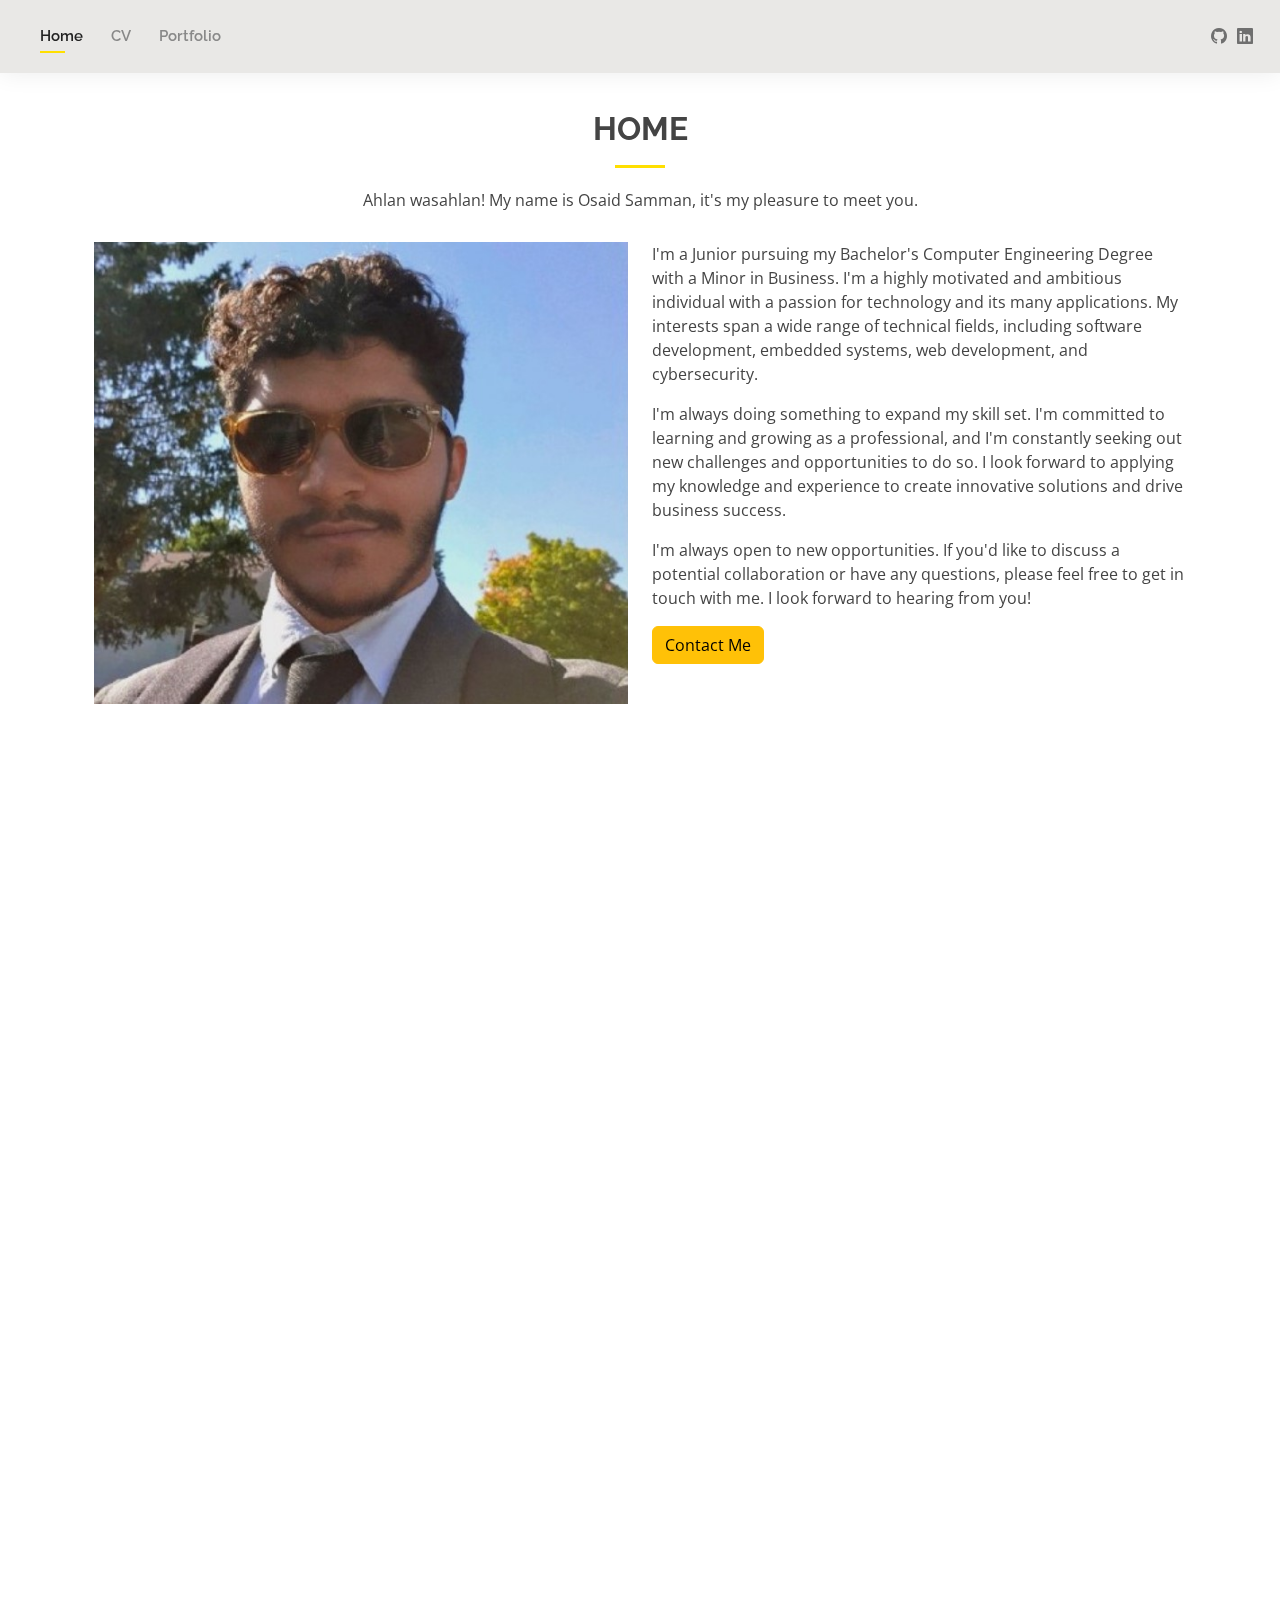
<file: about.html>
<!DOCTYPE html>
<html lang="en">

<head>
  <meta charset="utf-8">
  <meta content="width=device-width, initial-scale=1.0" name="viewport">

  <title>About - Osaid Samman</title>
  <meta content="" name="description">
  <meta content="" name="keywords">

  <!-- Favicons -->
  <link href="assets/img/favicon.ico" rel="icon">
  <link href="assets/img/apple-touch-icon.png" rel="apple-touch-icon">

  <!-- Google Fonts -->
  <link href="https://fonts.googleapis.com/css?family=Open+Sans:300,300i,400,400i,600,600i,700,700i|Raleway:300,300i,400,400i,500,500i,600,600i,700,700i|Poppins:300,300i,400,400i,500,500i,600,600i,700,700i" rel="stylesheet">

  <!-- Vendor CSS Files -->
  <link href="assets/vendor/aos/aos.css" rel="stylesheet">
  <link href="assets/vendor/bootstrap/css/bootstrap.min.css" rel="stylesheet">
  <link href="assets/vendor/bootstrap-icons/bootstrap-icons.css" rel="stylesheet">
  <link href="assets/vendor/boxicons/css/boxicons.min.css" rel="stylesheet">
  <link href="assets/vendor/glightbox/css/glightbox.min.css" rel="stylesheet">
  <link href="assets/vendor/swiper/swiper-bundle.min.css" rel="stylesheet">

  <style>
    .stars {
      color: #FFD700; /* Golden yellow color */
      display: inline-block; /* Make stars appear inline */
    }
  
    .skills-content .skill {
    margin-bottom: 15px; /* Add margin at the bottom of each skill */

  /* Added CSS for three columns */
  .skills-content .col-lg-4 {
    flex: 0 0 33.33%;
    max-width: 33.33%;
  }
  }
  </style>

  <!-- Main CSS File -->
  <link href="assets/css/style.css" rel="stylesheet">

</head>

<body>

  <!-- ======= Header ======= -->
  <header id="header" class="fixed-top">
    <div class="container-fluid d-flex justify-content-between align-items-center">
      <nav id="navbar" class="navbar order-last order-lg-0">
        <ul>
          <li><a class="active" href="about.html">Home</a></li>
          <li><a href="cv.html">CV</a></li>
          <li><a href="portfolio.html">Portfolio</a></li>
        </ul>
        <i class="bi bi-list mobile-nav-toggle"></i>
      </nav><!-- .navbar -->

      <div class="header-social-links">
        <a href="https://github.com/OsaiDaBoss" class="github"><i class="bi bi-github"></i></a>
        <a href="https://www.linkedin.com/in/osaid-samman-104394218/" class="linkedin"><i class="bi bi-linkedin"></i></i></a>
      </div>

    </div>

  </header><!-- End Header -->

  <main id="main">

    <!-- ======= About Section ======= -->
    <section id="about" class="about">
      <div class="container" data-aos="fade-up">

        <div class="section-title">
          <h2>Home</h2>
          <p>Ahlan wasahlan! My name is Osaid Samman, it's my pleasure to meet you.</p>
        </div>
        <div class="container">
          <div class="row">
            <div class="col-md-6">
              <img src="assets/img/about.jpg" alt="Profile Picture" class="img-fluid">
            </div>
            <div class="col-md-6">
              <p>
                I'm a Junior pursuing my Bachelor's Computer Engineering Degree with a Minor in Business. I'm a highly motivated and ambitious individual with a passion for technology and its many applications. My interests span a wide range of technical fields, including software development, embedded systems, web development, and cybersecurity. 
              </p>
              <p>
                I'm always doing something to expand my skill set. I'm committed to learning and growing as a professional, and I'm constantly seeking out new challenges and opportunities to do so. I look forward to applying my knowledge and experience to create innovative solutions and drive business success.              </p>
              <p>
                I'm always open to new opportunities. If you'd like to discuss a potential collaboration or have any questions, please feel free to get in touch with me. I look forward to hearing from you!
              </p>
              <a href="mailto:oasamman@iastate.edu" class="btn btn-warning">Contact Me</a>
            </div>
          </div>
        </div>        
        
        </section>
        


    </section><!-- End About Section -->

    <!-- ======= Skills Section ======= -->
    <section id="skills" class="skills">
      <div class="container" data-aos="fade-up">

        <div class="section-title">
          <h2>Skills</h2>
          <p>Below is a list of my skills as of May 2023, along with their respective ratings. I have rated them on a scale of 1 to 5, where 5 represents a mastery level and 1 indicates a basic familiarity:</p>
        </div>

        <div class="row skills-content">
          <div class="col-lg-4">
            <div class="skill">
              <span>Java</span>
              <div class="stars">
                <span class="star filled">&#x2B50;</span>
                <span class="star filled">&#x2B50;</span>
                <span class="star filled">&#x2B50;</span>
                <span class="star filled">&#x2B50;</span>
              </div>
            </div>
        
            <div class="skill">
              <span>Verilog</span>
              <div class="stars">
                <span class="star filled">&#x2B50;</span>
                <span class="star filled">&#x2B50;</span>
                <span class="star filled">&#x2B50;</span>
              </div>
            </div>
        
            <div class="skill">
              <span>CSS</span>
              <div class="stars">
                <span class="star filled">&#x2B50;</span>
                <span class="star filled">&#x2B50;</span>
                <span class="star filled">&#x2B50;</span>
              </div>
            </div>
        
            <div class="skill">
              <span>Python</span>
              <div class="stars">
                <span class="star filled">&#x2B50;</span>
                <span class="star filled">&#x2B50;</span>
                <span class="star filled">&#x2B50;</span>
              </div>
            </div>

            <div class="skill">
              <span>VHDL</span>
              <div class="stars">
                <span class="star filled">&#x2B50;</span>
                <span class="star filled">&#x2B50;</span>
                <span class="star filled">&#x2B50;</span>
              </div>
            </div>
          </div>
        
          <div class="col-lg-4">
            <div class="skill">
              <span>C / C++ / C#</span>
              <div class="stars">
                <span class="star filled">&#x2B50;</span>
                <span class="star filled">&#x2B50;</span>
                <span class="star filled">&#x2B50;</span>
                <span class="star filled">&#x2B50;</span>
              </div>
            </div>
        
            <div class="skill">
              <span>HTML</span>
              <div class="stars">
                <span class="star filled">&#x2B50;</span>
                <span class="star filled">&#x2B50;</span>
                <span class="star filled">&#x2B50;</span>
                <span class="star filled">&#x2B50;</span>
                <span class="star filled">&#x2B50;</span>
              </div>
            </div>
        
            <div class="skill">
              <span>JavaScript</span>
              <div class="stars">
                <span class="star filled">&#x2B50;</span>
                <span class="star filled">&#x2B50;</span>
              </div>
            </div>
        
            <div class="skill">
              <span>React</span>
              <div class="stars">
                <span class="star filled">&#x2B50;</span>
                <span class="star filled">&#x2B50;</span>
                <span class="star filled">&#x2B50;</span>
              </div>
            </div>

            <div class="skill">
              <span>MIPS Assembly</span>
              <div class="stars">
                <span class="star filled">&#x2B50;</span>
                <span class="star filled">&#x2B50;</span>
                <span class="star filled">&#x2B50;</span>
              </div>
            </div>
          </div>
        
          <div class="col-lg-4">
            <div class="skill">
              <span>Bootstrap</span>
              <div class="stars">
                <span class="star filled">&#x2B50;</span>
                <span class="star filled">&#x2B50;</span>
                <span class="star filled">&#x2B50;</span>
              </div>
            </div>
        
            <div class="skill">
              <span>Nodejs</span>
              <div class="stars">
                <span class="star filled">&#x2B50;</span>
                <span class="star filled">&#x2B50;</span>
              </div>
            </div>
        
            <div class="skill">
              <span>Express</span>
              <div class="stars">
                <span class="star filled">&#x2B50;</span>
                <span class="star filled">&#x2B50;</span>
              </div>
            </div>
        
            <div class="skill">
              <span>MongoDB</span>
              <div class="stars">
                <span class="star filled">&#x2B50;</span>
                <span class="star filled">&#x2B50;</span>
                <span class="star filled">&#x2B50;</span>
              </div>
            </div>

            <div class="skill">
              <span>SQL</span>
              <div class="stars">
                <span class="star filled">&#x2B50;</span>
                <span class="star filled">&#x2B50;</span>
                <span class="star filled">&#x2B50;</span>
              </div>
            </div>
          </div>
        </div>

      </div>
    </section><!-- End Skills Section -->

    <!-- ======= Software Familiarity Section ======= -->
<section id="software" class="software">
  <div class="container" data-aos="fade-up">

    <div class="section-title">
      <h2>Software Familiarity</h2>
      <p>Here are some software programs that I have used before and am familiar with:</p>
    </div>

    <div class="row skills-content">
      <div class="col-lg-4">
        <div class="skill">
          <span>Microsoft Office Suite</span>
        </div>
    
        <div class="skill">
          <span>Google Workspace</span>
        </div>      

        <div class="skill">
          <span>Code Composer Studio</span>
        </div>

        <div class="skill">
          <span>MySQL</span>
        </div>
      </div>

      <div class="col-lg-4">
        <div class="skill">
          <span>Unity Game Engine</span>
        </div>
        
        <div class="skill">
          <span>Eclipse</span>
        </div>

        <div class="skill">
          <span>Quartus Prime</span>
        </div>

        <div class="skill">
          <span>IntelliJ</span>
        </div>
      </div>

      <div class="col-lg-4">
        <div class="skill">
          <span>Microsoft Visual Studio</span>
        </div>

        <div class="skill">
          <span>VSCode</span>
        </div>

        <div class="skill">
          <span>MongoDB Compass</span>
        </div>

        <div class="skill">
          <span>Postman</span>
        </div>

      </div>
    </div>

  </div>
</section><!-- End Software Familiarity Section -->



   
  </main><!-- End #main -->

  <!-- ======= Footer ======= -->
  <footer id="footer">
    <div class="container">
      </div>
    </div>
  </footer><!-- End  Footer -->

  <div id="preloader"></div>
  <a href="#" class="back-to-top d-flex align-items-center justify-content-center"><i class="bi bi-arrow-up-short"></i></a>

  <!-- Vendor JS Files -->
  <script src="assets/vendor/purecounter/purecounter_vanilla.js"></script>
  <script src="assets/vendor/aos/aos.js"></script>
  <script src="assets/vendor/bootstrap/js/bootstrap.bundle.min.js"></script>
  <script src="assets/vendor/glightbox/js/glightbox.min.js"></script>
  <script src="assets/vendor/isotope-layout/isotope.pkgd.min.js"></script>
  <script src="assets/vendor/swiper/swiper-bundle.min.js"></script>
  <script src="assets/vendor/waypoints/noframework.waypoints.js"></script>
  <script src="assets/vendor/php-email-form/validate.js"></script>

  <!-- Template Main JS File -->
  <script src="assets/js/main.js"></script>

</body>

</html>
</file>
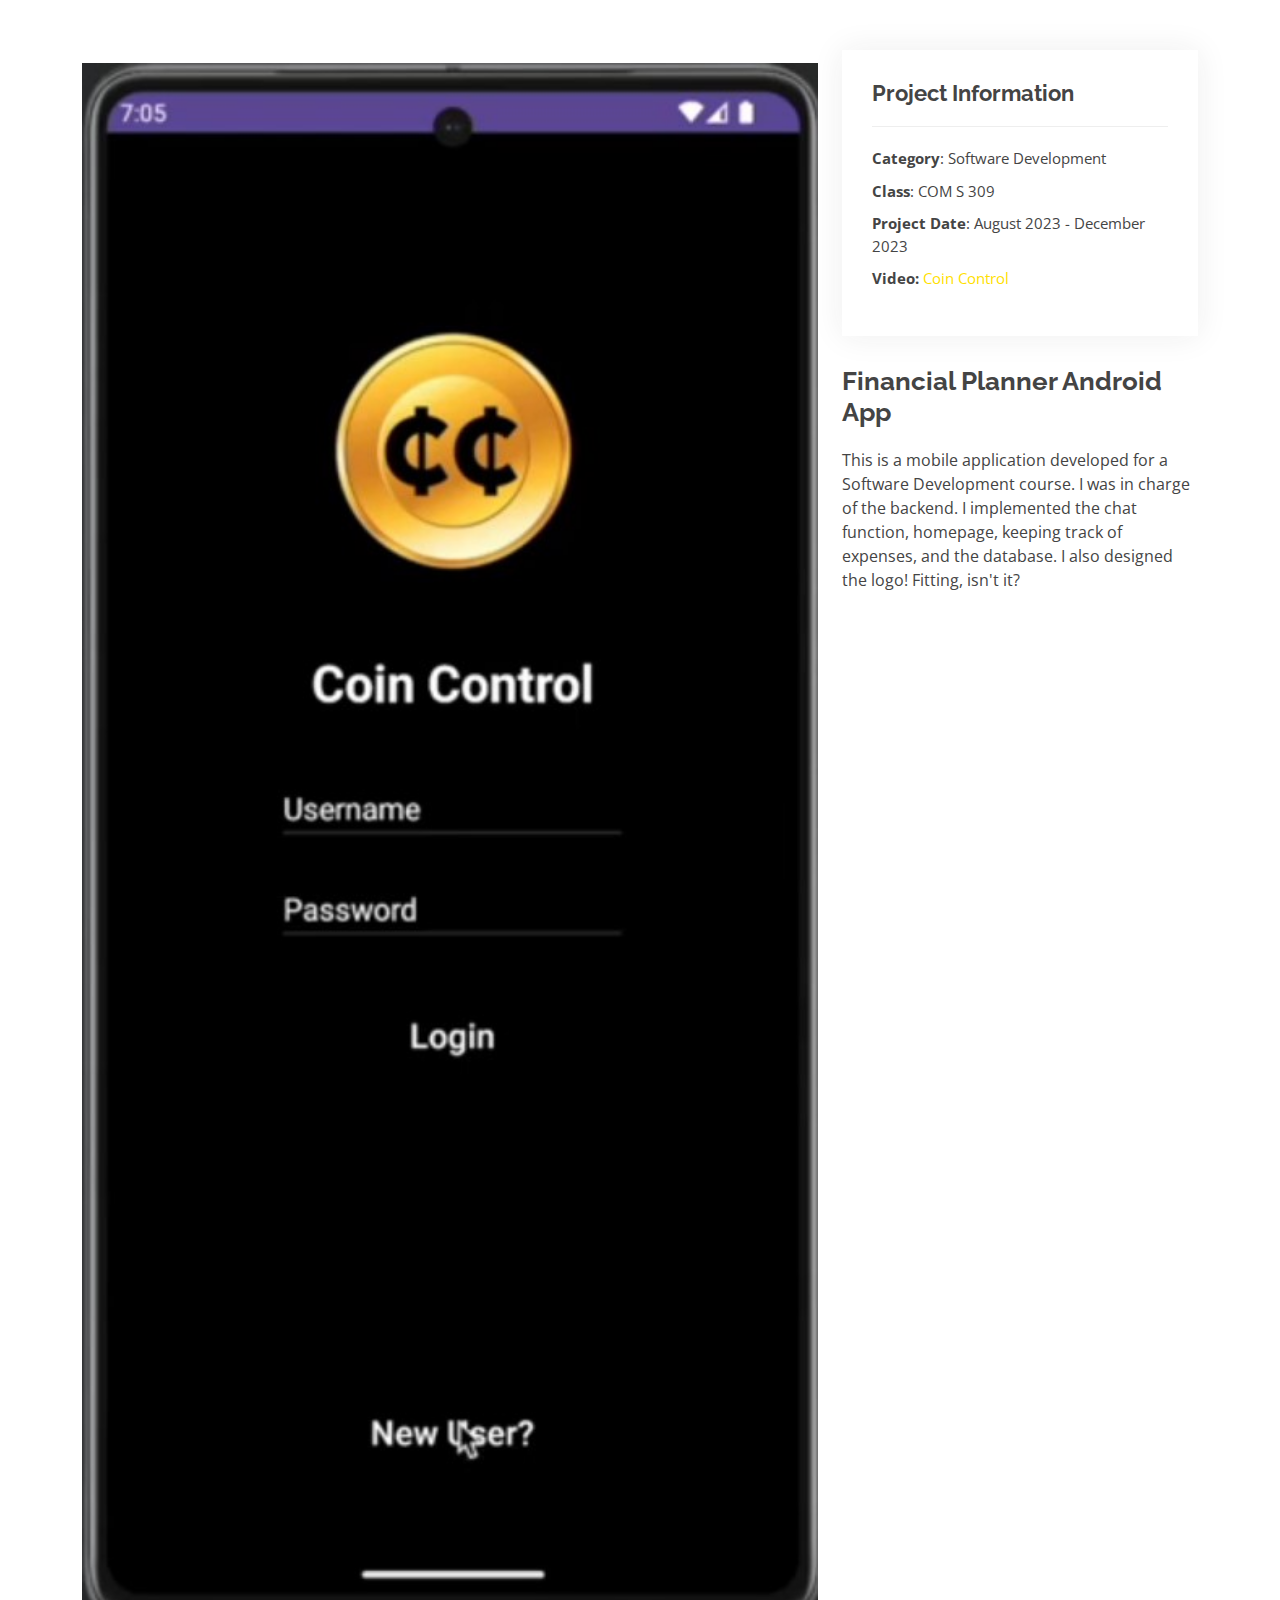
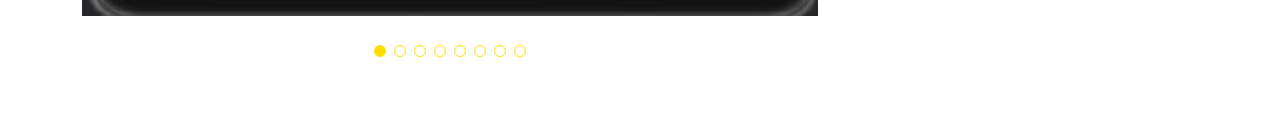
<file: CC.html>
<!DOCTYPE html>
<html lang="en">

<head>
  <meta charset="utf-8">
  <meta content="width=device-width, initial-scale=1.0" name="viewport">

  <title>Portfolio Details - Osaid Samman</title>
  <meta content="" name="description">
  <meta content="" name="keywords">

  <!-- Favicons -->
  <link href="assets/img/favicon.ico" rel="icon">
  <link href="assets/img/apple-touch-icon.png" rel="apple-touch-icon">

  <!-- Google Fonts -->
  <link href="https://fonts.googleapis.com/css?family=Open+Sans:300,300i,400,400i,600,600i,700,700i|Raleway:300,300i,400,400i,500,500i,600,600i,700,700i|Poppins:300,300i,400,400i,500,500i,600,600i,700,700i" rel="stylesheet">

  <!-- Vendor CSS Files -->
  <link href="assets/vendor/aos/aos.css" rel="stylesheet">
  <link href="assets/vendor/bootstrap/css/bootstrap.min.css" rel="stylesheet">
  <link href="assets/vendor/bootstrap-icons/bootstrap-icons.css" rel="stylesheet">
  <link href="assets/vendor/boxicons/css/boxicons.min.css" rel="stylesheet">
  <link href="assets/vendor/glightbox/css/glightbox.min.css" rel="stylesheet">
  <link href="assets/vendor/swiper/swiper-bundle.min.css" rel="stylesheet">

  <!-- Main CSS File -->
  <link href="assets/css/style.css" rel="stylesheet">

</head>

<body>

  <main id="main">

    <!-- ======= Portfolio Details Section ======= -->
    <section id="portfolio-details" class="portfolio-details">
      <div class="container">
    
        <div class="row gy-4">
    
          <div class="col-lg-8">
            <div class="portfolio-details-slider swiper">
              <div class="swiper-wrapper align-items-center">
    
                <div class="swiper-slide">
                  <img src="assets/img/portfolio/CC-1.jpg" alt="">
                </div>
    
                <div class="swiper-slide">
                  <img src="assets/img/portfolio/CC-2.jpg" alt="">
                </div>

                <div class="swiper-slide">
                  <img src="assets/img/portfolio/CC-3.jpg" alt="">
                </div>
    
                <div class="swiper-slide">
                  <img src="assets/img/portfolio/CC-4.jpg" alt="">
                </div>

                <div class="swiper-slide">
                  <img src="assets/img/portfolio/CC-5.jpg" alt="">
                </div>
    
                <div class="swiper-slide">
                  <img src="assets/img/portfolio/CC-6.jpg" alt="">
                </div>
    
                <div class="swiper-slide">
                  <img src="assets/img/portfolio/CC-7.jpg" alt="">
                </div>
    
                <div class="swiper-slide">
                  <img src="assets/img/portfolio/CC-8.jpg" alt="">
                </div>
    
              </div>
              <div class="swiper-pagination"></div>
            </div>
          </div>
    
          <div class="col-lg-4">
            <div class="portfolio-info">
              <h3>Project Information</h3>
              <ul>
                <li><strong>Category</strong>: Software Development</li>
                <li><strong>Class</strong>: COM S 309</li>
                <li><strong>Project Date</strong>:  August 2023 - December 2023</li>
                <li><strong>Video:</strong> <a href="https://www.youtube.com/watch?app=desktop&v=OGxdUQUD2M0&list=PL6BdlkdKLEB8J5pL2OWCXCARAfUM5MOA5&index=41">Coin Control</a> </li>

              </ul>
            </div>
            <div class="portfolio-description">
              <h2>Financial Planner Android App</h2>
              <p>

                This is a mobile application developed for a Software Development course. I was in charge of the backend. I implemented the chat function, homepage, keeping track of expenses, and the database.

                I also designed the logo! Fitting, isn't it?

              </p>
            </div>
          </div>
    
      </div>
    </section>
    
    <!-- End Portfolio Details Section -->

  </main><!-- End #main -->

  <div id="preloader"></div>
  <a href="#" class="back-to-top d-flex align-items-center justify-content-center"><i class="bi bi-arrow-up-short"></i></a>

  <!-- Vendor JS Files -->
  <script src="assets/vendor/purecounter/purecounter_vanilla.js"></script>
  <script src="assets/vendor/aos/aos.js"></script>
  <script src="assets/vendor/bootstrap/js/bootstrap.bundle.min.js"></script>
  <script src="assets/vendor/glightbox/js/glightbox.min.js"></script>
  <script src="assets/vendor/isotope-layout/isotope.pkgd.min.js"></script>
  <script src="assets/vendor/swiper/swiper-bundle.min.js"></script>
  <script src="assets/vendor/waypoints/noframework.waypoints.js"></script>
  <script src="assets/vendor/php-email-form/validate.js"></script>

  <!-- Main JS File -->
  <script src="assets/js/main.js"></script>

</body>

</html>
</file>
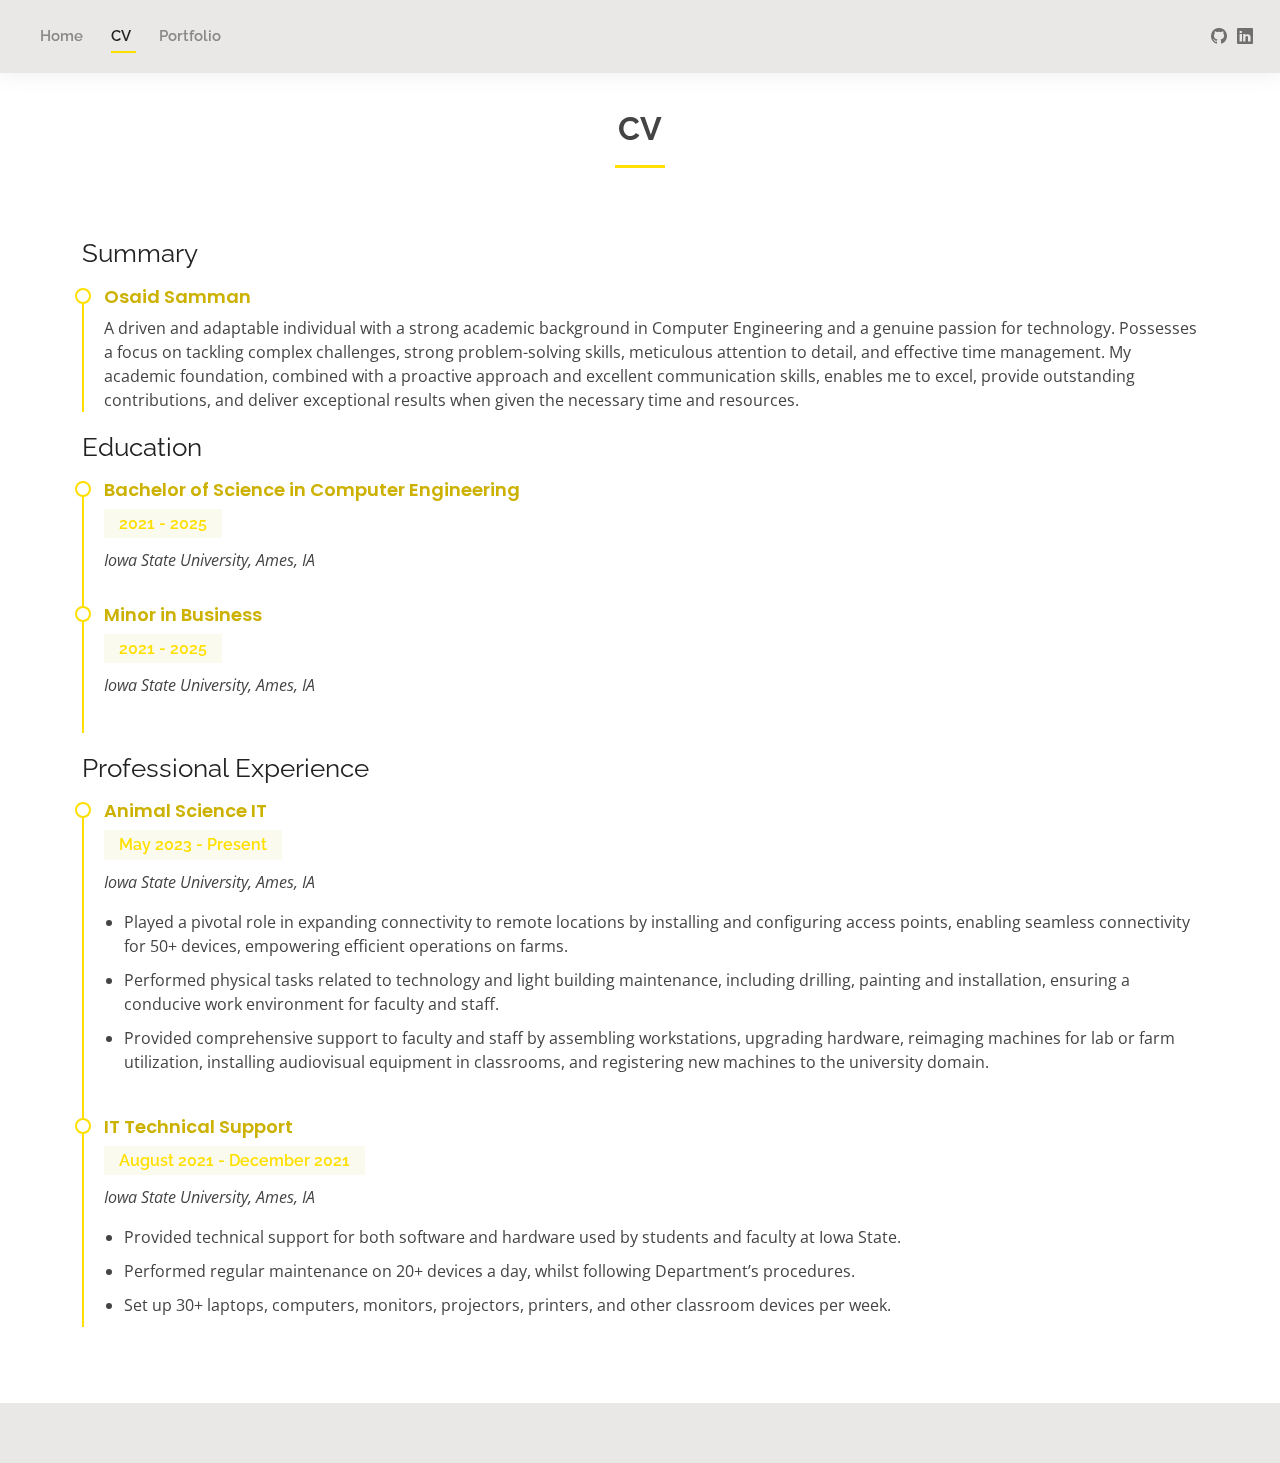
<file: cv.html>
<!DOCTYPE html>
<html lang="en">

<head>
  <meta charset="utf-8">
  <meta content="width=device-width, initial-scale=1.0" name="viewport">

  <title>CV - Osaid Samman</title>
  <meta content="" name="description">
  <meta content="" name="keywords">

  <!-- Favicons -->
  <link href="assets/img/favicon.ico" rel="icon">
  <link href="assets/img/apple-touch-icon.png" rel="apple-touch-icon">

  <!-- Google Fonts -->
  <link href="https://fonts.googleapis.com/css?family=Open+Sans:300,300i,400,400i,600,600i,700,700i|Raleway:300,300i,400,400i,500,500i,600,600i,700,700i|Poppins:300,300i,400,400i,500,500i,600,600i,700,700i" rel="stylesheet">

  <!-- Vendor CSS Files -->
  <link href="assets/vendor/aos/aos.css" rel="stylesheet">
  <link href="assets/vendor/bootstrap/css/bootstrap.min.css" rel="stylesheet">
  <link href="assets/vendor/bootstrap-icons/bootstrap-icons.css" rel="stylesheet">
  <link href="assets/vendor/boxicons/css/boxicons.min.css" rel="stylesheet">
  <link href="assets/vendor/glightbox/css/glightbox.min.css" rel="stylesheet">
  <link href="assets/vendor/swiper/swiper-bundle.min.css" rel="stylesheet">

  <!-- Main CSS File -->
  <link href="assets/css/style.css" rel="stylesheet">

</head>

<body>

  <!-- ======= Header ======= -->
  <header id="header" class="fixed-top">
    <div class="container-fluid d-flex justify-content-between align-items-center">
      <nav id="navbar" class="navbar order-last order-lg-0">
        <ul>
          <li><a href="about.html">Home</a></li>
          <li><a class="active" href="cv.html">CV</a></li>
          <li><a href="portfolio.html">Portfolio</a></li>
        </ul>
        <i class="bi bi-list mobile-nav-toggle"></i>
      </nav><!-- .navbar -->

      <div class="header-social-links">
        <a href="https://github.com/OsaiDaBoss" class="github"><i class="bi bi-github"></i></a>
        <a href="https://www.linkedin.com/in/osaid-samman-104394218/" class="linkedin"><i class="bi bi-linkedin"></i></i></a>
      </div>

    </div>

  </header><!-- End Header -->

  <main id="main">

    <!-- ======= CV Section ======= -->
    <section id="resume" class="resume">
      <div class="container" data-aos="fade-up">

        <div class="section-title">
          <h2>CV</h2>
        </div>

        <div class="row">
          <div class="col-lg-12">
            <h3 class="resume-title">Summary</h3>
            <div class="resume-item pb-0">
              <h4>Osaid Samman</h4>
              <p>
                A driven and adaptable individual with a strong academic background in Computer Engineering and a genuine passion for technology. Possesses a focus on tackling complex challenges, strong problem-solving skills, meticulous attention to detail, and effective time management. My academic foundation, combined with a proactive approach and excellent communication skills, enables me to excel, provide outstanding contributions, and deliver exceptional results when given the necessary time and resources.            
              </p>
            </div>
        
            <h3 class="resume-title">Education</h3>
            <div class="resume-item">
              <h4>Bachelor of Science in Computer Engineering</h4>
              <h5>2021 - 2025</h5>
              <p><em>Iowa State University, Ames, IA</em></p>
            </div>
            <div class="resume-item">
              <h4>Minor in Business</h4>
              <h5>2021 - 2025</h5>
              <p><em>Iowa State University, Ames, IA</em></p>
            </div>
        
            <h3 class="resume-title">Professional Experience</h3>
            <div class="resume-item">
              <h4>Animal Science IT</h4>
              <h5>May 2023 - Present</h5>
              <p><em>Iowa State University, Ames, IA</em></p>
              <p>
                <ul>
                  <li>Played a pivotal role in expanding connectivity to remote locations by installing and configuring access points, enabling seamless connectivity for 50+ devices, empowering efficient operations on farms.</li>
                  <li>Performed physical tasks related to technology and light building maintenance, including drilling, painting and installation, ensuring a conducive work environment for faculty and staff.</li>
                  <li>Provided comprehensive support to faculty and staff by assembling workstations, upgrading hardware, reimaging machines for lab or farm utilization, installing audiovisual equipment in classrooms, and registering new machines to the university domain.</li>
                </ul>
              </p>
            </div>
            <div class="resume-item">
              <h4>IT Technical Support</h4>
              <h5>August 2021 - December 2021</h5>
              <p><em>Iowa State University, Ames, IA</em></p>
              <p>
                <ul>
                  <li>Provided technical support for both software and hardware used by students and faculty at Iowa State.</li>
                  <li>Performed regular maintenance on 20+ devices a day, whilst following Department’s procedures.</li>
                  <li>Set up 30+ laptops, computers, monitors, projectors, printers, and other classroom devices per week.</li>
                </ul>
              </p>
            </div>
          </div>
        </div>
        

      </div>
    </section><!-- End Resume Section -->

  </main><!-- End #main -->

  <!-- ======= Footer ======= -->
  <footer id="footer">
    <div class="container">
    </div>
  </footer><!-- End  Footer -->

  <div id="preloader"></div>
  <a href="#" class="back-to-top d-flex align-items-center justify-content-center"><i class="bi bi-arrow-up-short"></i></a>

  <!-- Vendor JS Files -->
  <script src="assets/vendor/purecounter/purecounter_vanilla.js"></script>
  <script src="assets/vendor/aos/aos.js"></script>
  <script src="assets/vendor/bootstrap/js/bootstrap.bundle.min.js"></script>
  <script src="assets/vendor/glightbox/js/glightbox.min.js"></script>
  <script src="assets/vendor/isotope-layout/isotope.pkgd.min.js"></script>
  <script src="assets/vendor/swiper/swiper-bundle.min.js"></script>
  <script src="assets/vendor/waypoints/noframework.waypoints.js"></script>
  <script src="assets/vendor/php-email-form/validate.js"></script>

  <!-- Template Main JS File -->
  <script src="assets/js/main.js"></script>

</body>

</html>
</file>
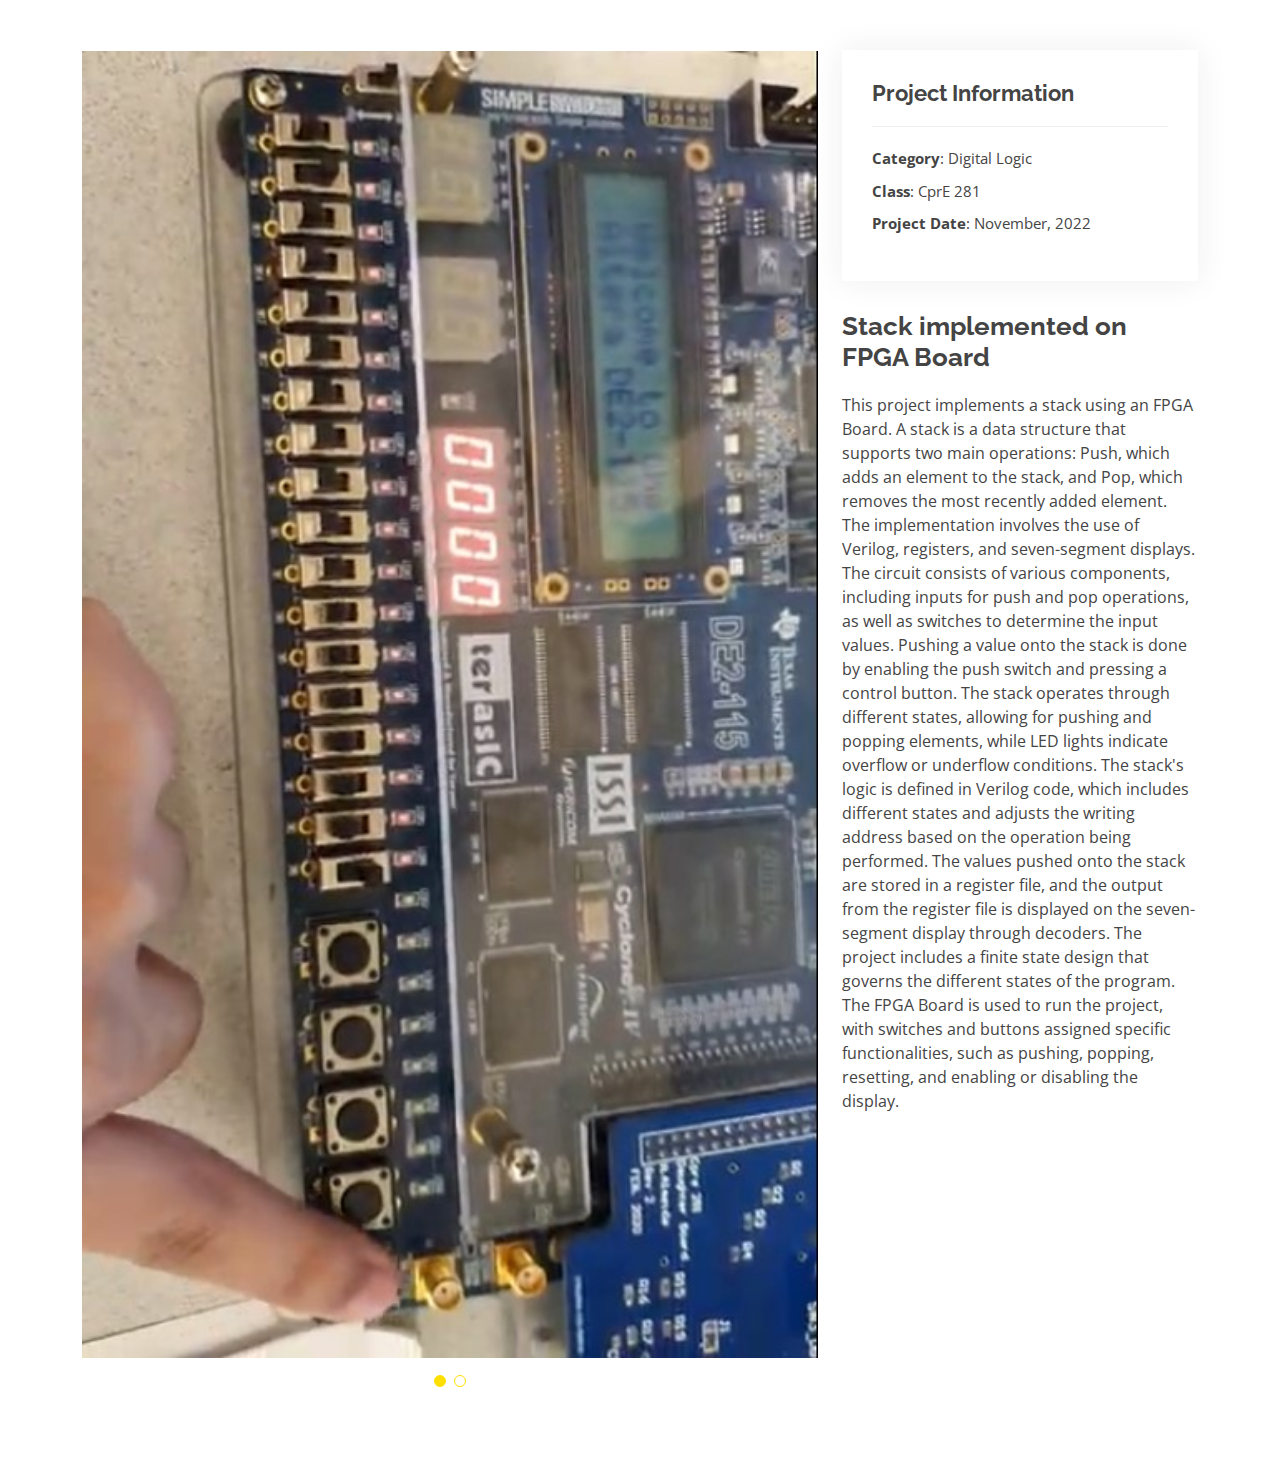
<file: portfolio-281.html>
<!DOCTYPE html>
<html lang="en">

<head>
  <meta charset="utf-8">
  <meta content="width=device-width, initial-scale=1.0" name="viewport">

  <title>Portfolio Details - Osaid Samman</title>
  <meta content="" name="description">
  <meta content="" name="keywords">

  <!-- Favicons -->
  <link href="assets/img/favicon.ico" rel="icon">
  <link href="assets/img/apple-touch-icon.png" rel="apple-touch-icon">

  <!-- Google Fonts -->
  <link href="https://fonts.googleapis.com/css?family=Open+Sans:300,300i,400,400i,600,600i,700,700i|Raleway:300,300i,400,400i,500,500i,600,600i,700,700i|Poppins:300,300i,400,400i,500,500i,600,600i,700,700i" rel="stylesheet">

  <!-- Vendor CSS Files -->
  <link href="assets/vendor/aos/aos.css" rel="stylesheet">
  <link href="assets/vendor/bootstrap/css/bootstrap.min.css" rel="stylesheet">
  <link href="assets/vendor/bootstrap-icons/bootstrap-icons.css" rel="stylesheet">
  <link href="assets/vendor/boxicons/css/boxicons.min.css" rel="stylesheet">
  <link href="assets/vendor/glightbox/css/glightbox.min.css" rel="stylesheet">
  <link href="assets/vendor/swiper/swiper-bundle.min.css" rel="stylesheet">

  <!-- Main CSS File -->
  <link href="assets/css/style.css" rel="stylesheet">

</head>

<body>

  <main id="main">

    <!-- ======= Portfolio Details Section ======= -->
    <section id="portfolio-details" class="portfolio-details">
      <div class="container">
    
        <div class="row gy-4">
    
          <div class="col-lg-8">
            <div class="portfolio-details-slider swiper">
              <div class="swiper-wrapper align-items-center">
    
                <div class="swiper-slide">
                  <img src="assets/img/portfolio/281-1.jpg" alt="">
                </div>
    
                <div class="swiper-slide">
                  <img src="assets/img/portfolio/281-2.jpg" alt="">
                </div>
    
              </div>
              <div class="swiper-pagination"></div>
            </div>
          </div>
    
          <div class="col-lg-4">
            <div class="portfolio-info">
              <h3>Project Information</h3>
              <ul>
                <li><strong>Category</strong>: Digital Logic</li>
                <li><strong>Class</strong>: CprE 281</li>
                <li><strong>Project Date</strong>:  November, 2022</li>
              </ul>
            </div>
            <div class="portfolio-description">
              <h2>Stack implemented on FPGA Board</h2>
              <p>
                This project implements a stack using an FPGA Board. A stack is a data structure that supports two main operations: Push, which adds an element to the stack, and Pop, which removes the most recently added element. The implementation involves the use of Verilog, registers, and seven-segment displays.

                The circuit consists of various components, including inputs for push and pop operations, as well as switches to determine the input values. Pushing a value onto the stack is done by enabling the push switch and pressing a control button. The stack operates through different states, allowing for pushing and popping elements, while LED lights indicate overflow or underflow conditions.
                
                The stack's logic is defined in Verilog code, which includes different states and adjusts the writing address based on the operation being performed. The values pushed onto the stack are stored in a register file, and the output from the register file is displayed on the seven-segment display through decoders.
                
                The project includes a finite state design that governs the different states of the program. The FPGA Board is used to run the project, with switches and buttons assigned specific functionalities, such as pushing, popping, resetting, and enabling or disabling the display.  
              </p>
            </div>
          </div>
    
      </div>
    </section>
    
    <!-- End Portfolio Details Section -->

  </main><!-- End #main -->

  <div id="preloader"></div>
  <a href="#" class="back-to-top d-flex align-items-center justify-content-center"><i class="bi bi-arrow-up-short"></i></a>

  <!-- Vendor JS Files -->
  <script src="assets/vendor/purecounter/purecounter_vanilla.js"></script>
  <script src="assets/vendor/aos/aos.js"></script>
  <script src="assets/vendor/bootstrap/js/bootstrap.bundle.min.js"></script>
  <script src="assets/vendor/glightbox/js/glightbox.min.js"></script>
  <script src="assets/vendor/isotope-layout/isotope.pkgd.min.js"></script>
  <script src="assets/vendor/swiper/swiper-bundle.min.js"></script>
  <script src="assets/vendor/waypoints/noframework.waypoints.js"></script>
  <script src="assets/vendor/php-email-form/validate.js"></script>

  <!-- Main JS File -->
  <script src="assets/js/main.js"></script>

</body>

</html>
</file>
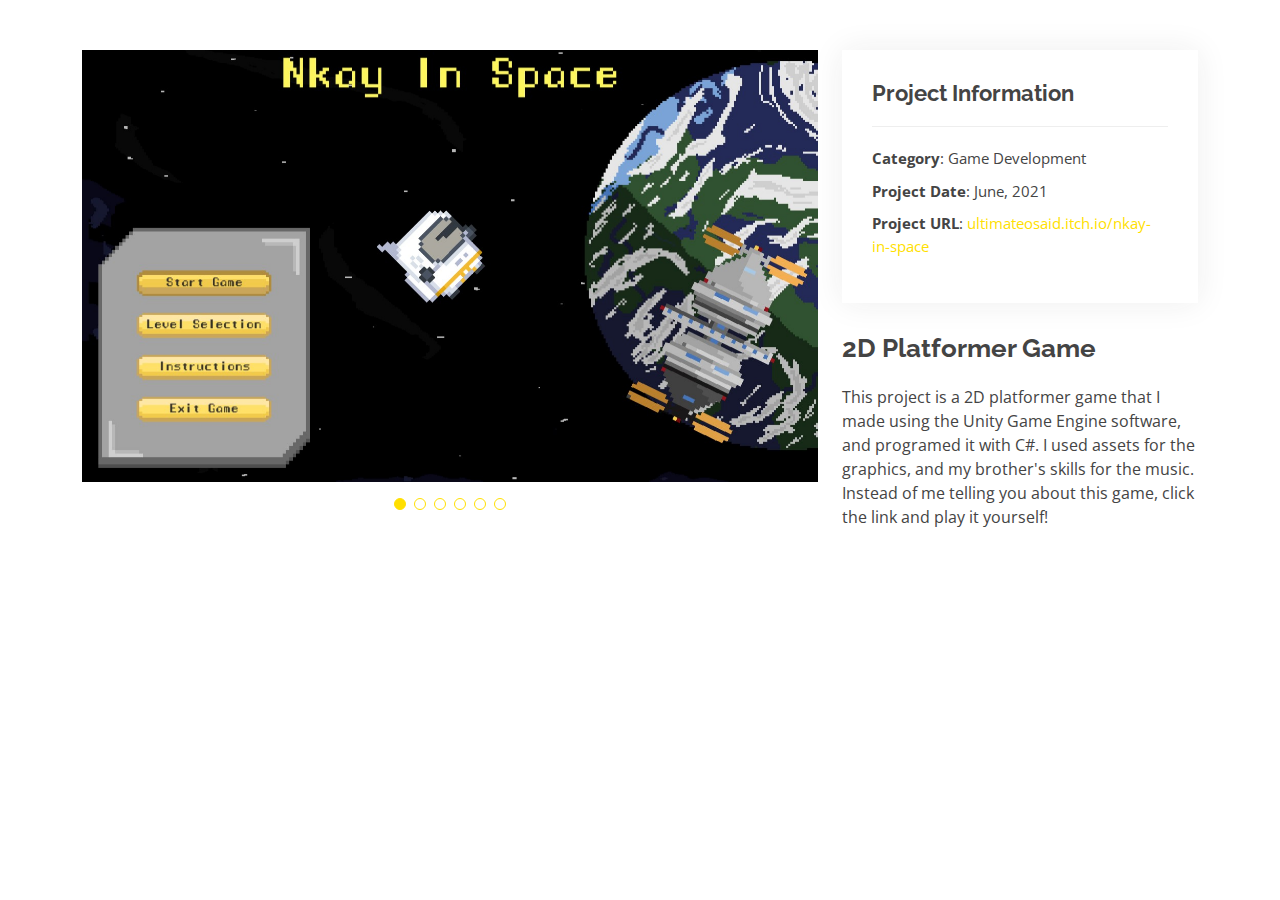
<file: portfolio-2DPlatformer.html>
<!DOCTYPE html>
<html lang="en">

<head>
  <meta charset="utf-8">
  <meta content="width=device-width, initial-scale=1.0" name="viewport">

  <title>Portfolio Details - Osaid Samman</title>
  <meta content="" name="description">
  <meta content="" name="keywords">

  <!-- Favicons -->
  <link href="assets/img/favicon.ico" rel="icon">
  <link href="assets/img/apple-touch-icon.png" rel="apple-touch-icon">

  <!-- Google Fonts -->
  <link href="https://fonts.googleapis.com/css?family=Open+Sans:300,300i,400,400i,600,600i,700,700i|Raleway:300,300i,400,400i,500,500i,600,600i,700,700i|Poppins:300,300i,400,400i,500,500i,600,600i,700,700i" rel="stylesheet">

  <!-- Vendor CSS Files -->
  <link href="assets/vendor/aos/aos.css" rel="stylesheet">
  <link href="assets/vendor/bootstrap/css/bootstrap.min.css" rel="stylesheet">
  <link href="assets/vendor/bootstrap-icons/bootstrap-icons.css" rel="stylesheet">
  <link href="assets/vendor/boxicons/css/boxicons.min.css" rel="stylesheet">
  <link href="assets/vendor/glightbox/css/glightbox.min.css" rel="stylesheet">
  <link href="assets/vendor/swiper/swiper-bundle.min.css" rel="stylesheet">

  <!-- Main CSS File -->
  <link href="assets/css/style.css" rel="stylesheet">

</head>

<body>

  <main id="main">

    <!-- ======= Portfolio Details Section ======= -->
    <section id="portfolio-details" class="portfolio-details">
      <div class="container">

        <div class="row gy-4">

          <div class="col-lg-8">
            <div class="portfolio-details-slider swiper">
              <div class="swiper-wrapper align-items-center">

                <div class="swiper-slide">
                  <img src="assets/img/portfolio/NkayInSpace-1.jpg" alt="">
                </div>

                <div class="swiper-slide">
                  <img src="assets/img/portfolio/NkayInSpace-2.png" alt="">
                </div>

                <div class="swiper-slide">
                  <img src="assets/img/portfolio/NkayInSpace-3.png" alt="">
                </div>

                <div class="swiper-slide">
                  <img src="assets/img/portfolio/NkayInSpace-4.png" alt="">
                </div>

                <div class="swiper-slide">
                  <img src="assets/img/portfolio/NkayInSpace-5.png" alt="">
                </div>

                <div class="swiper-slide">
                  <img src="assets/img/portfolio/NkayInSpace-6.png" alt="">
                </div>

              </div>
              <div class="swiper-pagination"></div>
            </div>
          </div>

          <div class="col-lg-4">
            <div class="portfolio-info">
              <h3>Project Information</h3>
              <ul>
                <li><strong>Category</strong>: Game Development</li>
                <li><strong>Project Date</strong>: June, 2021</li>
                <li><strong>Project URL</strong>: <a href="https://ultimateosaid.itch.io/nkay-in-space" target="_blank">ultimateosaid.itch.io/nkay-in-space</a></li>
              </ul>
            </div>
            <div class="portfolio-description">
              <h2>2D Platformer Game</h2>
              <p>
                This project is a 2D platformer game that I made using the Unity Game Engine software, and programed it with C#. I used assets for the graphics, and my brother's skills for the music. Instead of me telling you about this game, click the link and play it yourself!
              </p>
            </div>
          </div>

        </div>

      </div>
    </section><!-- End Portfolio Details Section -->

  </main><!-- End #main -->

  <div id="preloader"></div>
  <a href="#" class="back-to-top d-flex align-items-center justify-content-center"><i class="bi bi-arrow-up-short"></i></a>

  <!-- Vendor JS Files -->
  <script src="assets/vendor/purecounter/purecounter_vanilla.js"></script>
  <script src="assets/vendor/aos/aos.js"></script>
  <script src="assets/vendor/bootstrap/js/bootstrap.bundle.min.js"></script>
  <script src="assets/vendor/glightbox/js/glightbox.min.js"></script>
  <script src="assets/vendor/isotope-layout/isotope.pkgd.min.js"></script>
  <script src="assets/vendor/swiper/swiper-bundle.min.js"></script>
  <script src="assets/vendor/waypoints/noframework.waypoints.js"></script>
  <script src="assets/vendor/php-email-form/validate.js"></script>

  <!-- Template Main JS File -->
  <script src="assets/js/main.js"></script>

</body>

</html>
</file>
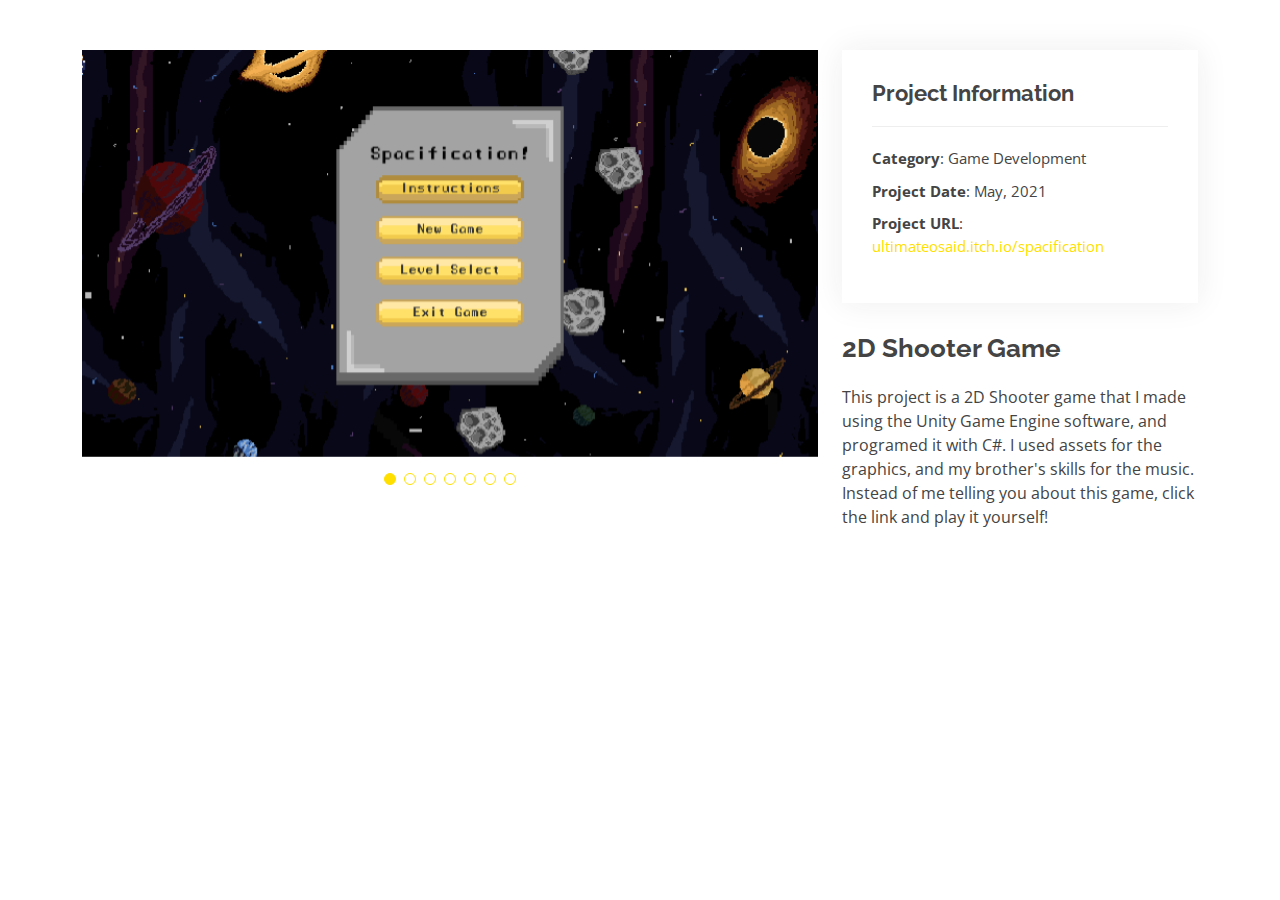
<file: portfolio-2DShooter.html>
<!DOCTYPE html>
<html lang="en">

<head>
  <meta charset="utf-8">
  <meta content="width=device-width, initial-scale=1.0" name="viewport">

  <title>Portfolio Details - Osaid Samman</title>
  <meta content="" name="description">
  <meta content="" name="keywords">

  <!-- Favicons -->
  <link href="assets/img/favicon.ico" rel="icon">
  <link href="assets/img/apple-touch-icon.png" rel="apple-touch-icon">

  <!-- Google Fonts -->
  <link href="https://fonts.googleapis.com/css?family=Open+Sans:300,300i,400,400i,600,600i,700,700i|Raleway:300,300i,400,400i,500,500i,600,600i,700,700i|Poppins:300,300i,400,400i,500,500i,600,600i,700,700i" rel="stylesheet">

  <!-- Vendor CSS Files -->
  <link href="assets/vendor/aos/aos.css" rel="stylesheet">
  <link href="assets/vendor/bootstrap/css/bootstrap.min.css" rel="stylesheet">
  <link href="assets/vendor/bootstrap-icons/bootstrap-icons.css" rel="stylesheet">
  <link href="assets/vendor/boxicons/css/boxicons.min.css" rel="stylesheet">
  <link href="assets/vendor/glightbox/css/glightbox.min.css" rel="stylesheet">
  <link href="assets/vendor/swiper/swiper-bundle.min.css" rel="stylesheet">

  <!-- Main CSS File -->
  <link href="assets/css/style.css" rel="stylesheet">

</head>

<body>

  <main id="main">

    <!-- ======= Portfolio Details Section ======= -->
    <section id="portfolio-details" class="portfolio-details">
      <div class="container">

        <div class="row gy-4">

          <div class="col-lg-8">
            <div class="portfolio-details-slider swiper">
              <div class="swiper-wrapper align-items-center">

                <div class="swiper-slide">
                  <img src="assets/img/portfolio/Spacification-1.png" alt="">
                </div>

                <div class="swiper-slide">
                  <img src="assets/img/portfolio/Spacification-2.png" alt="">
                </div>

                <div class="swiper-slide">
                  <img src="assets/img/portfolio/Spacification-3.png" alt="">
                </div>

                <div class="swiper-slide">
                  <img src="assets/img/portfolio/Spacification-4.png" alt="">
                </div>

                <div class="swiper-slide">
                  <img src="assets/img/portfolio/Spacification-5.png" alt="">
                </div>

                <div class="swiper-slide">
                  <img src="assets/img/portfolio/Spacification-6.png" alt="">
                </div>

                <div class="swiper-slide">
                  <img src="assets/img/portfolio/Spacification-7.png" alt="">
                </div>

              </div>
              <div class="swiper-pagination"></div>
            </div>
          </div>

          <div class="col-lg-4">
            <div class="portfolio-info">
              <h3>Project Information</h3>
              <ul>
                <li><strong>Category</strong>: Game Development</li>
                <li><strong>Project Date</strong>: May, 2021</li>
                <li><strong>Project URL</strong>: <a href="https://ultimateosaid.itch.io/spacification" target="_blank">ultimateosaid.itch.io/spacification</a></li>
              </ul>
            </div>
            <div class="portfolio-description">
              <h2>2D Shooter Game</h2>
              <p>
                This project is a 2D Shooter game that I made using the Unity Game Engine software, and programed it with C#. I used assets for the graphics, and my brother's skills for the music. Instead of me telling you about this game, click the link and play it yourself!
              </p>
            </div>
          </div>

        </div>

      </div>
    </section><!-- End Portfolio Details Section -->

  </main><!-- End #main -->

  <div id="preloader"></div>
  <a href="#" class="back-to-top d-flex align-items-center justify-content-center"><i class="bi bi-arrow-up-short"></i></a>

  <!-- Vendor JS Files -->
  <script src="assets/vendor/purecounter/purecounter_vanilla.js"></script>
  <script src="assets/vendor/aos/aos.js"></script>
  <script src="assets/vendor/bootstrap/js/bootstrap.bundle.min.js"></script>
  <script src="assets/vendor/glightbox/js/glightbox.min.js"></script>
  <script src="assets/vendor/isotope-layout/isotope.pkgd.min.js"></script>
  <script src="assets/vendor/swiper/swiper-bundle.min.js"></script>
  <script src="assets/vendor/waypoints/noframework.waypoints.js"></script>
  <script src="assets/vendor/php-email-form/validate.js"></script>

  <!-- Template Main JS File -->
  <script src="assets/js/main.js"></script>

</body>

</html>
</file>
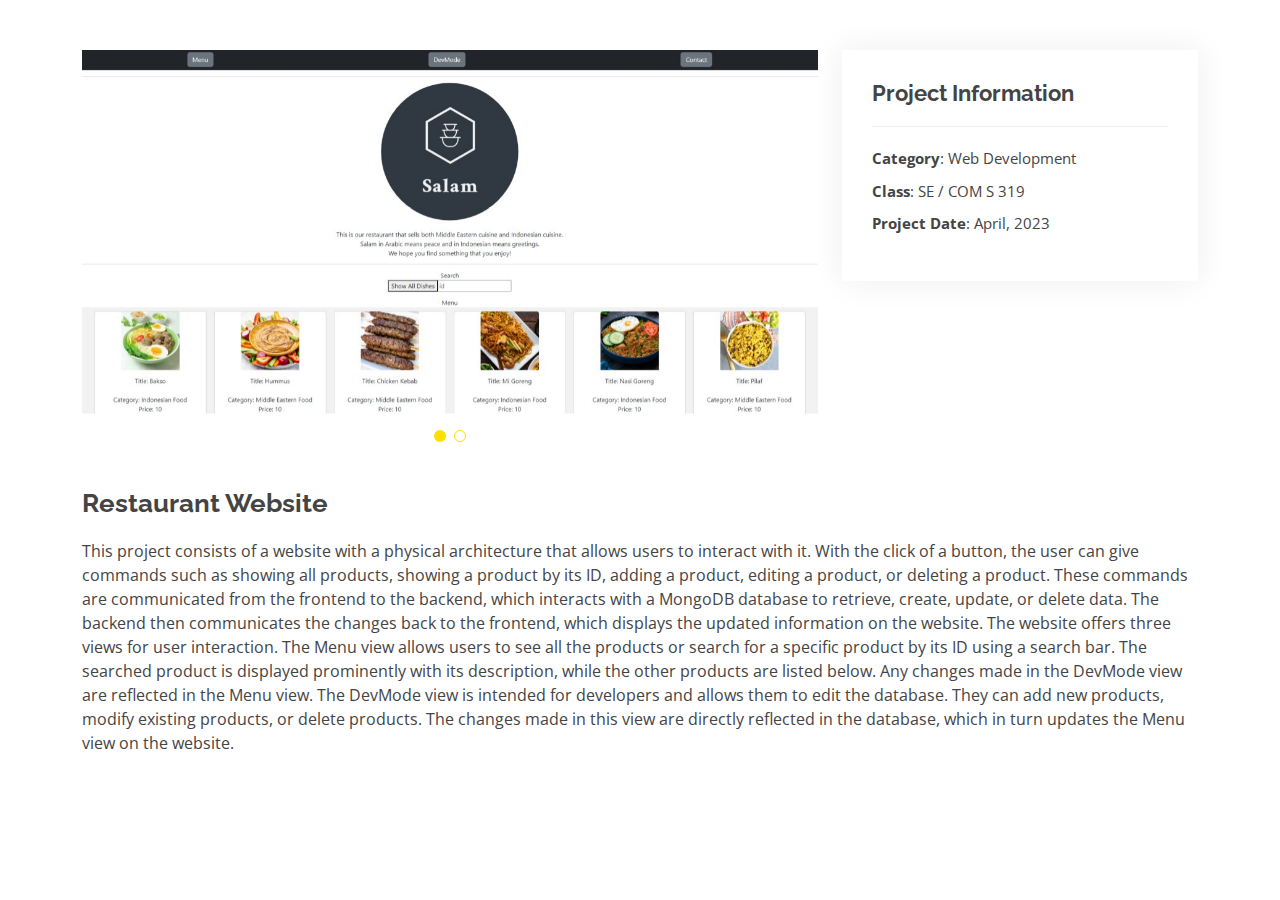
<file: portfolio-319.html>
<!DOCTYPE html>
<html lang="en">

<head>
  <meta charset="utf-8">
  <meta content="width=device-width, initial-scale=1.0" name="viewport">

  <title>Portfolio Details - Osaid Samman</title>
  <meta content="" name="description">
  <meta content="" name="keywords">

  <!-- Favicons -->
  <link href="assets/img/favicon.ico" rel="icon">
  <link href="assets/img/apple-touch-icon.png" rel="apple-touch-icon">

  <!-- Google Fonts -->
  <link href="https://fonts.googleapis.com/css?family=Open+Sans:300,300i,400,400i,600,600i,700,700i|Raleway:300,300i,400,400i,500,500i,600,600i,700,700i|Poppins:300,300i,400,400i,500,500i,600,600i,700,700i" rel="stylesheet">

  <!-- Vendor CSS Files -->
  <link href="assets/vendor/aos/aos.css" rel="stylesheet">
  <link href="assets/vendor/bootstrap/css/bootstrap.min.css" rel="stylesheet">
  <link href="assets/vendor/bootstrap-icons/bootstrap-icons.css" rel="stylesheet">
  <link href="assets/vendor/boxicons/css/boxicons.min.css" rel="stylesheet">
  <link href="assets/vendor/glightbox/css/glightbox.min.css" rel="stylesheet">
  <link href="assets/vendor/swiper/swiper-bundle.min.css" rel="stylesheet">

  <!-- Main CSS File -->
  <link href="assets/css/style.css" rel="stylesheet">

</head>

<body>

  <main id="main">

    <!-- ======= Portfolio Details Section ======= -->
    <section id="portfolio-details" class="portfolio-details">
      <div class="container">
    
        <div class="row gy-4">
    
          <div class="col-lg-8">
            <div class="portfolio-details-slider swiper">
              <div class="swiper-wrapper align-items-center">
    
                <div class="swiper-slide">
                  <img src="assets/img/portfolio/319-1.jpg" alt="">
                </div>
    
                <div class="swiper-slide">
                  <img src="assets/img/portfolio/319-2.jpg" alt="">
                </div>
    
              </div>
              <div class="swiper-pagination"></div>
            </div>
          </div>
    
          <div class="col-lg-4">
            <div class="portfolio-info">
              <h3>Project Information</h3>
              <ul>
                <li><strong>Category</strong>: Web Development</li>
                <li><strong>Class</strong>: SE / COM S 319</li>
                <li><strong>Project Date</strong>: April, 2023</li>
              </ul>
            </div>
          </div>
    
        </div>
    
        <div class="row">
          <div class="col-lg-12">
            <div class="portfolio-description">
              <h2>Restaurant Website</h2>
              <p>
                This project consists of a website with a physical architecture that allows users to interact with it. With the click of a button, the user can give commands such as showing all products, showing a product by its ID, adding a product, editing a product, or deleting a product. These commands are communicated from the frontend to the backend, which interacts with a MongoDB database to retrieve, create, update, or delete data. The backend then communicates the changes back to the frontend, which displays the updated information on the website. The website offers three views for user interaction. The Menu view allows users to see all the products or search for a specific product by its ID using a search bar. The searched product is displayed prominently with its description, while the other products are listed below. Any changes made in the DevMode view are reflected in the Menu view. The DevMode view is intended for developers and allows them to edit the database. They can add new products, modify existing products, or delete products. The changes made in this view are directly reflected in the database, which in turn updates the Menu view on the website.              </p>
            </div>
          </div>
        </div>
    
      </div>
    </section>
    
    <!-- End Portfolio Details Section -->

  </main><!-- End #main -->

  <div id="preloader"></div>
  <a href="#" class="back-to-top d-flex align-items-center justify-content-center"><i class="bi bi-arrow-up-short"></i></a>

  <!-- Vendor JS Files -->
  <script src="assets/vendor/purecounter/purecounter_vanilla.js"></script>
  <script src="assets/vendor/aos/aos.js"></script>
  <script src="assets/vendor/bootstrap/js/bootstrap.bundle.min.js"></script>
  <script src="assets/vendor/glightbox/js/glightbox.min.js"></script>
  <script src="assets/vendor/isotope-layout/isotope.pkgd.min.js"></script>
  <script src="assets/vendor/swiper/swiper-bundle.min.js"></script>
  <script src="assets/vendor/waypoints/noframework.waypoints.js"></script>
  <script src="assets/vendor/php-email-form/validate.js"></script>

  <!-- Main JS File -->
  <script src="assets/js/main.js"></script>

</body>

</html>
</file>
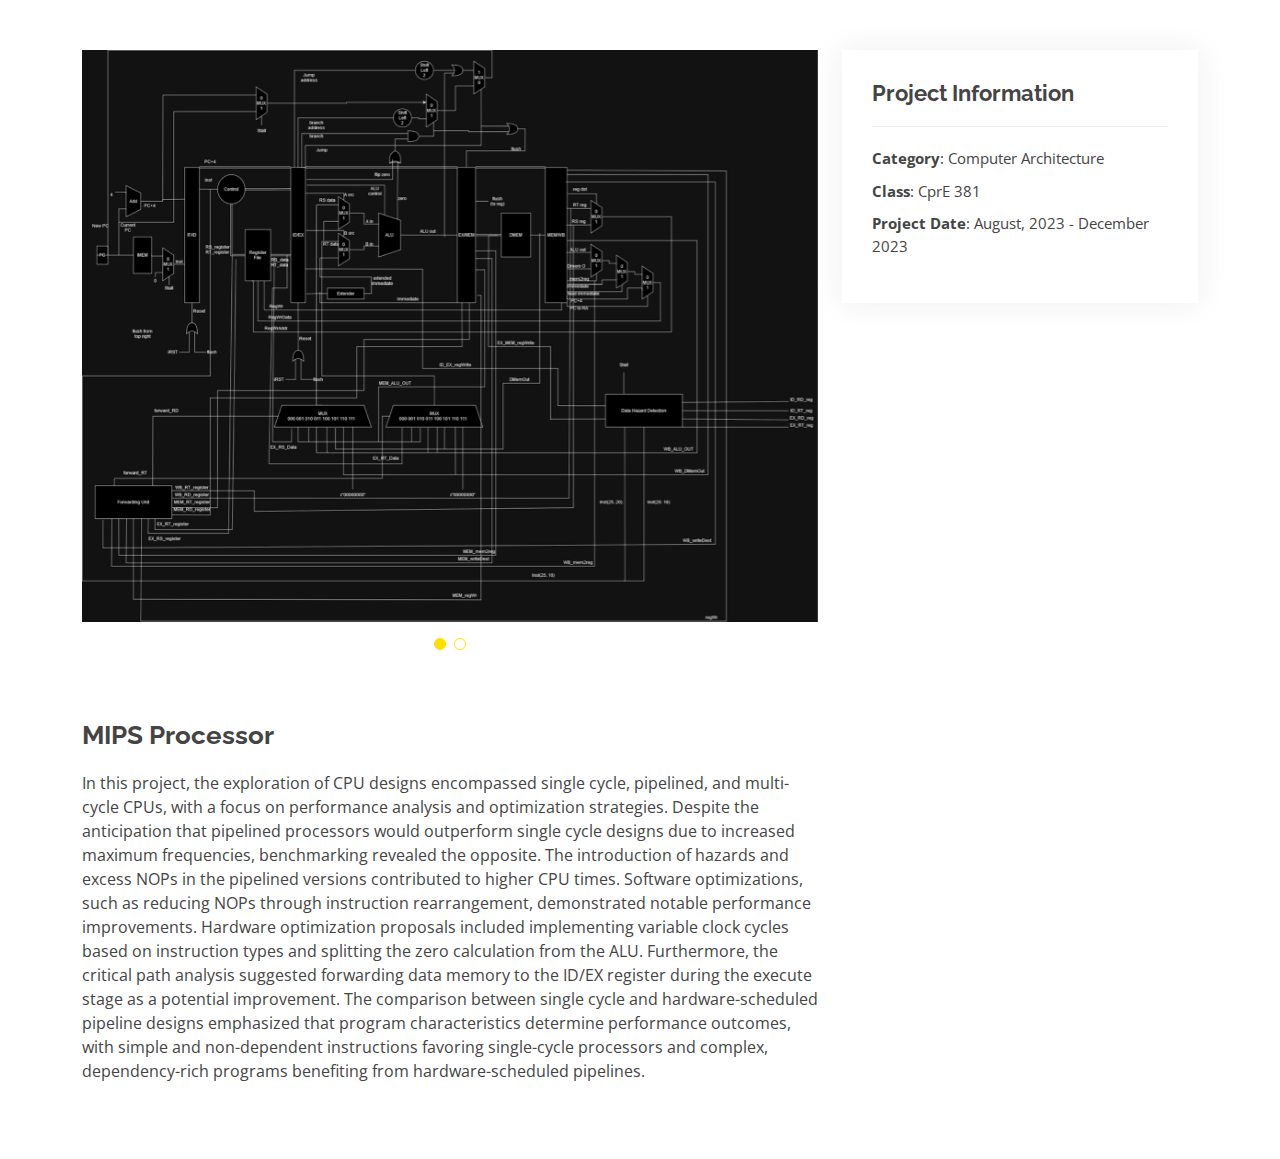
<file: portfolio-381.html>
<!DOCTYPE html>
<html lang="en">

<head>
  <meta charset="utf-8">
  <meta content="width=device-width, initial-scale=1.0" name="viewport">

  <title>Portfolio Details - Osaid Samman</title>
  <meta content="" name="description">
  <meta content="" name="keywords">

  <!-- Favicons -->
  <link href="assets/img/favicon.ico" rel="icon">
  <link href="assets/img/apple-touch-icon.png" rel="apple-touch-icon">

  <!-- Google Fonts -->
  <link href="https://fonts.googleapis.com/css?family=Open+Sans:300,300i,400,400i,600,600i,700,700i|Raleway:300,300i,400,400i,500,500i,600,600i,700,700i|Poppins:300,300i,400,400i,500,500i,600,600i,700,700i" rel="stylesheet">

  <!-- Vendor CSS Files -->
  <link href="assets/vendor/aos/aos.css" rel="stylesheet">
  <link href="assets/vendor/bootstrap/css/bootstrap.min.css" rel="stylesheet">
  <link href="assets/vendor/bootstrap-icons/bootstrap-icons.css" rel="stylesheet">
  <link href="assets/vendor/boxicons/css/boxicons.min.css" rel="stylesheet">
  <link href="assets/vendor/glightbox/css/glightbox.min.css" rel="stylesheet">
  <link href="assets/vendor/swiper/swiper-bundle.min.css" rel="stylesheet">

  <!-- Main CSS File -->
  <link href="assets/css/style.css" rel="stylesheet">

</head>

<body>

  <main id="main">

    <!-- ======= Portfolio Details Section ======= -->
    <section id="portfolio-details" class="portfolio-details">
      <div class="container">
    
        <div class="row gy-4">
    
          <div class="col-lg-8">
            <div class="portfolio-details-slider swiper">
              <div class="swiper-wrapper align-items-center">
    
                <div class="swiper-slide">
                  <img src="assets/img/portfolio/381-design.png" alt="">
                </div>
    
                <div class="swiper-slide">
                  <img src="assets/img/portfolio/381-comp.png" alt="">
                </div>
    
              </div>
              <div class="swiper-pagination"></div>
            </div>
          </div>
    
          <div class="col-lg-4">
            <div class="portfolio-info">
              <h3>Project Information</h3>
              <ul>
                <li><strong>Category</strong>: Computer Architecture</li>
                <li><strong>Class</strong>: CprE 381</li>
                <li><strong>Project Date</strong>:  August, 2023 - December 2023</li>
              </ul>
            </div>
          </div>
    
          <div class="col-lg-8">
            <div class="portfolio-description">
              <h2>MIPS Processor</h2>
              <p>
                In this project, the exploration of CPU designs encompassed single cycle, pipelined, and multi-cycle CPUs, with a focus on performance analysis and optimization strategies. 
                
                Despite the anticipation that pipelined processors would outperform single cycle designs due to increased maximum frequencies, benchmarking revealed the opposite. 
                
                The introduction of hazards and excess NOPs in the pipelined versions contributed to higher CPU times. 
                
                Software optimizations, such as reducing NOPs through instruction rearrangement, demonstrated notable performance improvements. 
                
                Hardware optimization proposals included implementing variable clock cycles based on instruction types and splitting the zero calculation from the ALU. 
                
                Furthermore, the critical path analysis suggested forwarding data memory to the ID/EX register during the execute stage as a potential improvement. 
                
                The comparison between single cycle and hardware-scheduled pipeline designs emphasized that program characteristics determine performance outcomes, with simple and non-dependent instructions favoring single-cycle processors and complex, dependency-rich programs benefiting from hardware-scheduled pipelines.
              </p>
            </div>
          </div>
    
        </div>
      </div>
    </section>
    
    <!-- End Portfolio Details Section -->


  </main><!-- End #main -->

  <div id="preloader"></div>
  <a href="#" class="back-to-top d-flex align-items-center justify-content-center"><i class="bi bi-arrow-up-short"></i></a>

  <!-- Vendor JS Files -->
  <script src="assets/vendor/purecounter/purecounter_vanilla.js"></script>
  <script src="assets/vendor/aos/aos.js"></script>
  <script src="assets/vendor/bootstrap/js/bootstrap.bundle.min.js"></script>
  <script src="assets/vendor/glightbox/js/glightbox.min.js"></script>
  <script src="assets/vendor/isotope-layout/isotope.pkgd.min.js"></script>
  <script src="assets/vendor/swiper/swiper-bundle.min.js"></script>
  <script src="assets/vendor/waypoints/noframework.waypoints.js"></script>
  <script src="assets/vendor/php-email-form/validate.js"></script>

  <!-- Main JS File -->
  <script src="assets/js/main.js"></script>

</body>

</html>
</file>
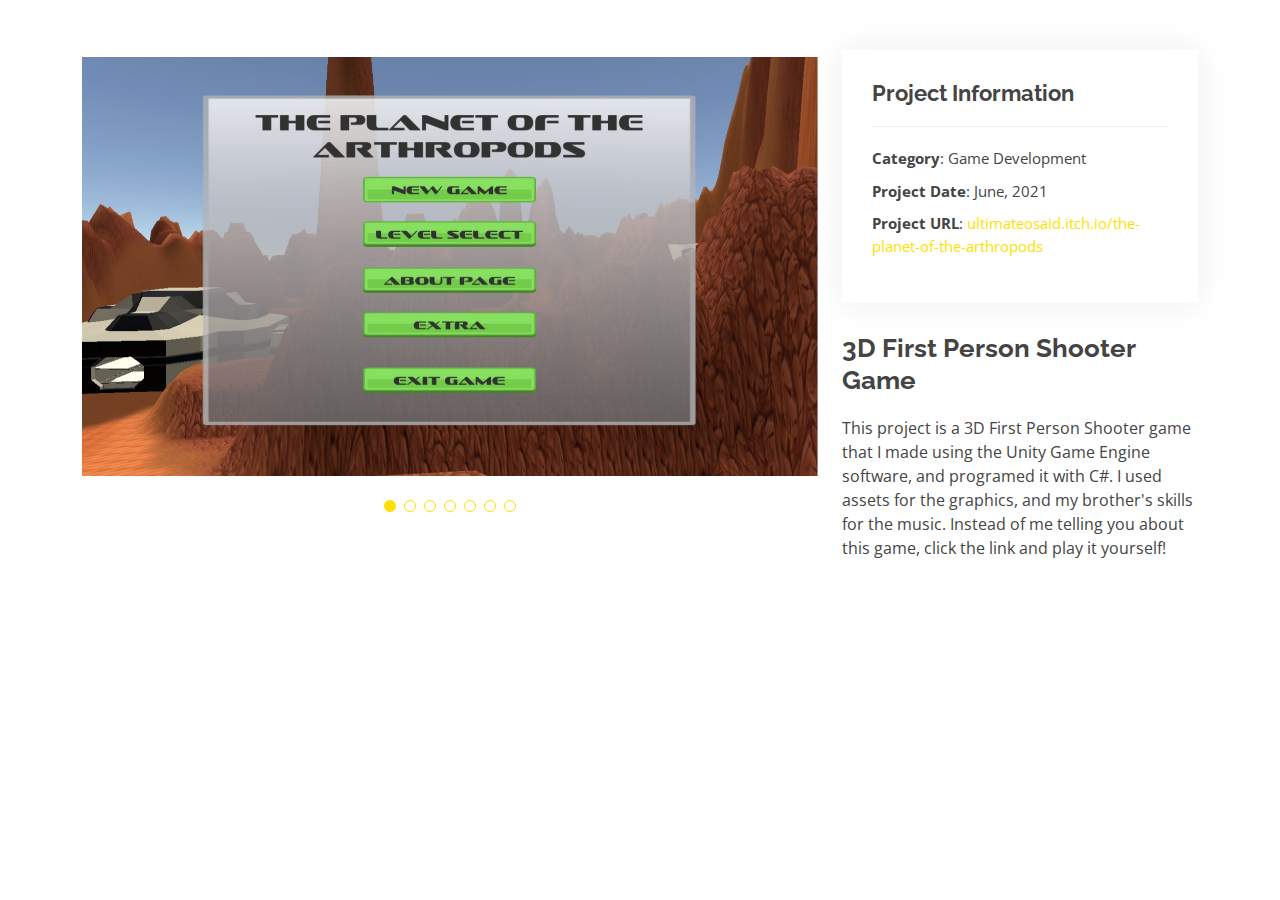
<file: portfolio-3DFPS.html>
<!DOCTYPE html>
<html lang="en">

<head>
  <meta charset="utf-8">
  <meta content="width=device-width, initial-scale=1.0" name="viewport">

  <title>Portfolio Details - Osaid Samman</title>
  <meta content="" name="description">
  <meta content="" name="keywords">

  <!-- Favicons -->
  <link href="assets/img/favicon.ico" rel="icon">
  <link href="assets/img/apple-touch-icon.png" rel="apple-touch-icon">

  <!-- Google Fonts -->
  <link href="https://fonts.googleapis.com/css?family=Open+Sans:300,300i,400,400i,600,600i,700,700i|Raleway:300,300i,400,400i,500,500i,600,600i,700,700i|Poppins:300,300i,400,400i,500,500i,600,600i,700,700i" rel="stylesheet">

  <!-- Vendor CSS Files -->
  <link href="assets/vendor/aos/aos.css" rel="stylesheet">
  <link href="assets/vendor/bootstrap/css/bootstrap.min.css" rel="stylesheet">
  <link href="assets/vendor/bootstrap-icons/bootstrap-icons.css" rel="stylesheet">
  <link href="assets/vendor/boxicons/css/boxicons.min.css" rel="stylesheet">
  <link href="assets/vendor/glightbox/css/glightbox.min.css" rel="stylesheet">
  <link href="assets/vendor/swiper/swiper-bundle.min.css" rel="stylesheet">

  <!-- Main CSS File -->
  <link href="assets/css/style.css" rel="stylesheet">

</head>

<body>

  <main id="main">

    <!-- ======= Portfolio Details Section ======= -->
    <section id="portfolio-details" class="portfolio-details">
      <div class="container">

        <div class="row gy-4">

          <div class="col-lg-8">
            <div class="portfolio-details-slider swiper">
              <div class="swiper-wrapper align-items-center">

                <div class="swiper-slide">
                  <img src="assets/img/portfolio/planet-1.jpg" alt="">
                </div>

                <div class="swiper-slide">
                  <img src="assets/img/portfolio/planet-2.png" alt="">
                </div>

                <div class="swiper-slide">
                  <img src="assets/img/portfolio/planet-3.png" alt="">
                </div>

                <div class="swiper-slide">
                  <img src="assets/img/portfolio/planet-4.png" alt="">
                </div>

                <div class="swiper-slide">
                  <img src="assets/img/portfolio/planet-5.png" alt="">
                </div>

                <div class="swiper-slide">
                  <img src="assets/img/portfolio/planet-6.png" alt="">
                </div>

                <div class="swiper-slide">
                  <img src="assets/img/portfolio/planet-7.png" alt="">
                </div>

              </div>
              <div class="swiper-pagination"></div>
            </div>
          </div>

          <div class="col-lg-4">
            <div class="portfolio-info">
              <h3>Project Information</h3>
              <ul>
                <li><strong>Category</strong>: Game Development</li>
                <li><strong>Project Date</strong>: June, 2021</li>
                <li><strong>Project URL</strong>: <a href="https://ultimateosaid.itch.io/the-planet-of-the-arthropods" target="_blank">ultimateosaid.itch.io/the-planet-of-the-arthropods</a></li>
              </ul>
            </div>
            <div class="portfolio-description">
              <h2>3D First Person Shooter Game</h2>
              <p>
                This project is a 3D First Person Shooter game that I made using the Unity Game Engine software, and programed it with C#. I used assets for the graphics, and my brother's skills for the music. Instead of me telling you about this game, click the link and play it yourself!
              </p>
            </div>
          </div>

        </div>

      </div>
    </section><!-- End Portfolio Details Section -->

  </main><!-- End #main -->

  <div id="preloader"></div>
  <a href="#" class="back-to-top d-flex align-items-center justify-content-center"><i class="bi bi-arrow-up-short"></i></a>

  <!-- Vendor JS Files -->
  <script src="assets/vendor/purecounter/purecounter_vanilla.js"></script>
  <script src="assets/vendor/aos/aos.js"></script>
  <script src="assets/vendor/bootstrap/js/bootstrap.bundle.min.js"></script>
  <script src="assets/vendor/glightbox/js/glightbox.min.js"></script>
  <script src="assets/vendor/isotope-layout/isotope.pkgd.min.js"></script>
  <script src="assets/vendor/swiper/swiper-bundle.min.js"></script>
  <script src="assets/vendor/waypoints/noframework.waypoints.js"></script>
  <script src="assets/vendor/php-email-form/validate.js"></script>

  <!-- Template Main JS File -->
  <script src="assets/js/main.js"></script>

</body>

</html>
</file>
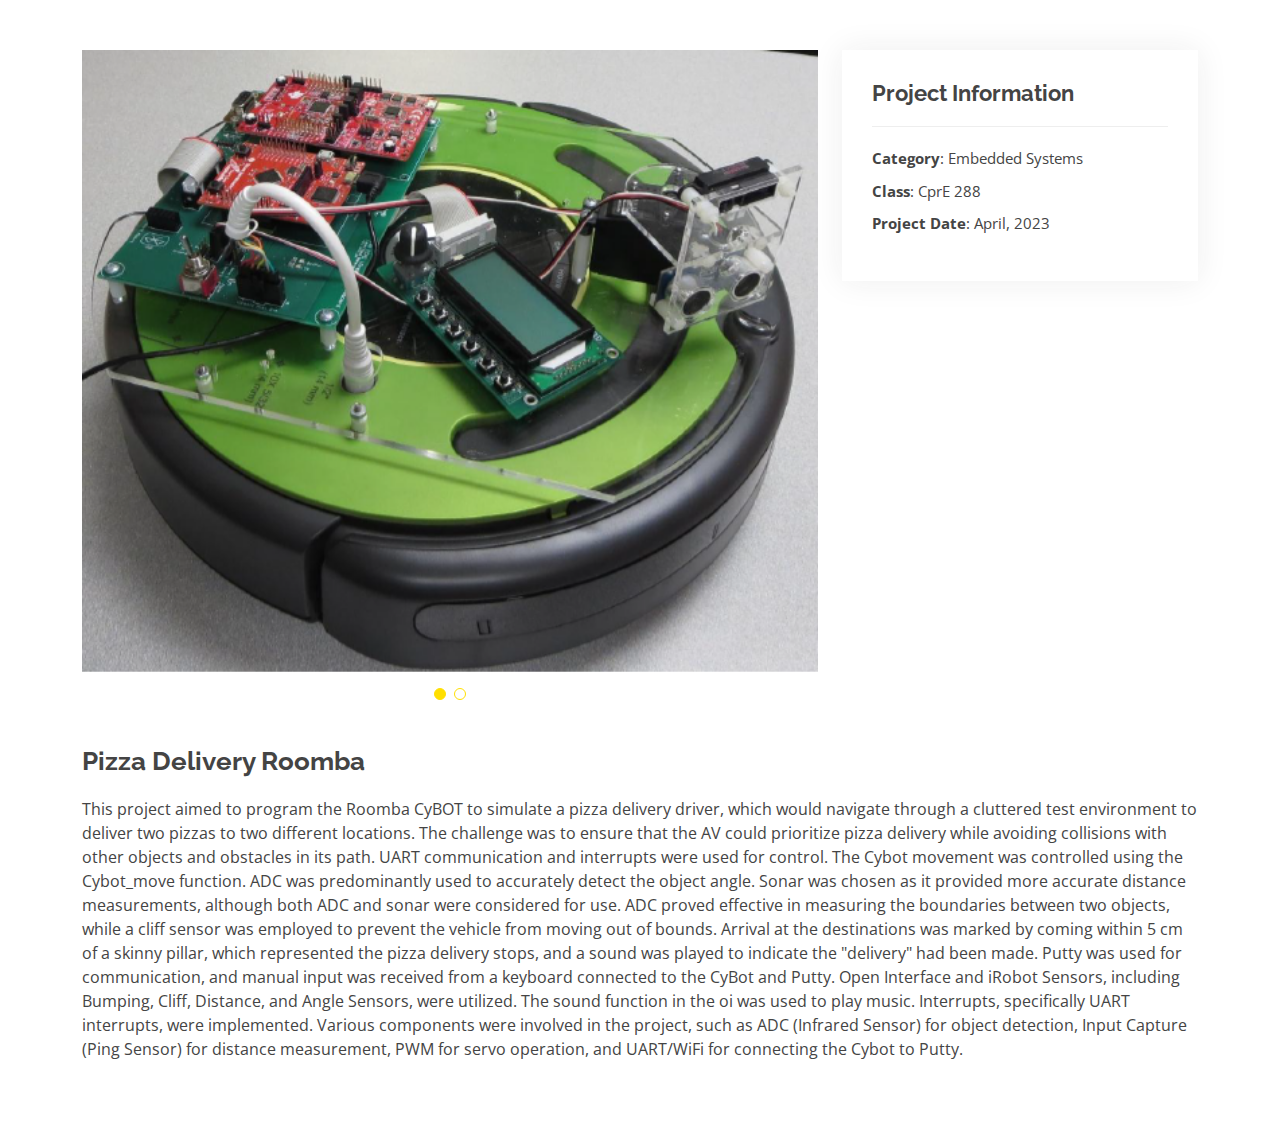
<file: portfolio-cybot.html>
<!DOCTYPE html>
<html lang="en">

<head>
  <meta charset="utf-8">
  <meta content="width=device-width, initial-scale=1.0" name="viewport">

  <title>Portfolio Details - Osaid Samman</title>
  <meta content="" name="description">
  <meta content="" name="keywords">

  <!-- Favicons -->
  <link href="assets/img/favicon.ico" rel="icon">
  <link href="assets/img/apple-touch-icon.png" rel="apple-touch-icon">

  <!-- Google Fonts -->
  <link href="https://fonts.googleapis.com/css?family=Open+Sans:300,300i,400,400i,600,600i,700,700i|Raleway:300,300i,400,400i,500,500i,600,600i,700,700i|Poppins:300,300i,400,400i,500,500i,600,600i,700,700i" rel="stylesheet">

  <!-- Vendor CSS Files -->
  <link href="assets/vendor/aos/aos.css" rel="stylesheet">
  <link href="assets/vendor/bootstrap/css/bootstrap.min.css" rel="stylesheet">
  <link href="assets/vendor/bootstrap-icons/bootstrap-icons.css" rel="stylesheet">
  <link href="assets/vendor/boxicons/css/boxicons.min.css" rel="stylesheet">
  <link href="assets/vendor/glightbox/css/glightbox.min.css" rel="stylesheet">
  <link href="assets/vendor/swiper/swiper-bundle.min.css" rel="stylesheet">

  <!-- Main CSS File -->
  <link href="assets/css/style.css" rel="stylesheet">

</head>

<body>

  <main id="main">

    <!-- ======= Portfolio Details Section ======= -->
    <section id="portfolio-details" class="portfolio-details">
      <div class="container">
    
        <div class="row gy-4">
    
          <div class="col-lg-8">
            <div class="portfolio-details-slider swiper">
              <div class="swiper-wrapper align-items-center">
    
                <div class="swiper-slide">
                  <img src="assets/img/portfolio/cybot-1.png" alt="">
                </div>
    
                <div class="swiper-slide">
                  <img src="assets/img/portfolio/cybot-2.jpg" alt="">
                </div>
    
              </div>
              <div class="swiper-pagination"></div>
            </div>
          </div>
    
          <div class="col-lg-4">
            <div class="portfolio-info">
              <h3>Project Information</h3>
              <ul>
                <li><strong>Category</strong>: Embedded Systems</li>
                <li><strong>Class</strong>: CprE 288</li>
                <li><strong>Project Date</strong>: April, 2023</li>
              </ul>
            </div>
          </div>
    
        </div>
    
        <div class="row">
          <div class="col-lg-12">
            <div class="portfolio-description">
              <h2>Pizza Delivery Roomba</h2>
              <p>
                This project aimed to program the Roomba CyBOT to simulate a pizza delivery driver, which would navigate through a cluttered test environment to deliver two pizzas to two different locations. The challenge was to ensure that the AV could prioritize pizza delivery while avoiding collisions with other objects and obstacles in its path. UART communication and interrupts were used for control.
                The Cybot movement was controlled using the Cybot_move function. ADC was predominantly used to accurately detect the object angle. Sonar was chosen as it provided more accurate distance measurements, although both ADC and sonar were considered for use. ADC proved effective in measuring the boundaries between two objects, while a cliff sensor was employed to prevent the vehicle from moving out of bounds.
                Arrival at the destinations was marked by coming within 5 cm of a skinny pillar, which represented the pizza delivery stops, and a sound was played to indicate the "delivery" had been made. Putty was used for communication, and manual input was received from a keyboard connected to the CyBot and Putty.
                Open Interface and iRobot Sensors, including Bumping, Cliff, Distance, and Angle Sensors, were utilized. The sound function in the oi was used to play music. Interrupts, specifically UART interrupts, were implemented.
                Various components were involved in the project, such as ADC (Infrared Sensor) for object detection, Input Capture (Ping Sensor) for distance measurement, PWM for servo operation, and UART/WiFi for connecting the Cybot to Putty.
              </p>
            </div>
          </div>
        </div>
    
      </div>
    </section>
    
    <!-- End Portfolio Details Section -->

  </main><!-- End #main -->

  <div id="preloader"></div>
  <a href="#" class="back-to-top d-flex align-items-center justify-content-center"><i class="bi bi-arrow-up-short"></i></a>

  <!-- Vendor JS Files -->
  <script src="assets/vendor/purecounter/purecounter_vanilla.js"></script>
  <script src="assets/vendor/aos/aos.js"></script>
  <script src="assets/vendor/bootstrap/js/bootstrap.bundle.min.js"></script>
  <script src="assets/vendor/glightbox/js/glightbox.min.js"></script>
  <script src="assets/vendor/isotope-layout/isotope.pkgd.min.js"></script>
  <script src="assets/vendor/swiper/swiper-bundle.min.js"></script>
  <script src="assets/vendor/waypoints/noframework.waypoints.js"></script>
  <script src="assets/vendor/php-email-form/validate.js"></script>

  <!-- Main JS File -->
  <script src="assets/js/main.js"></script>

</body>

</html>
</file>
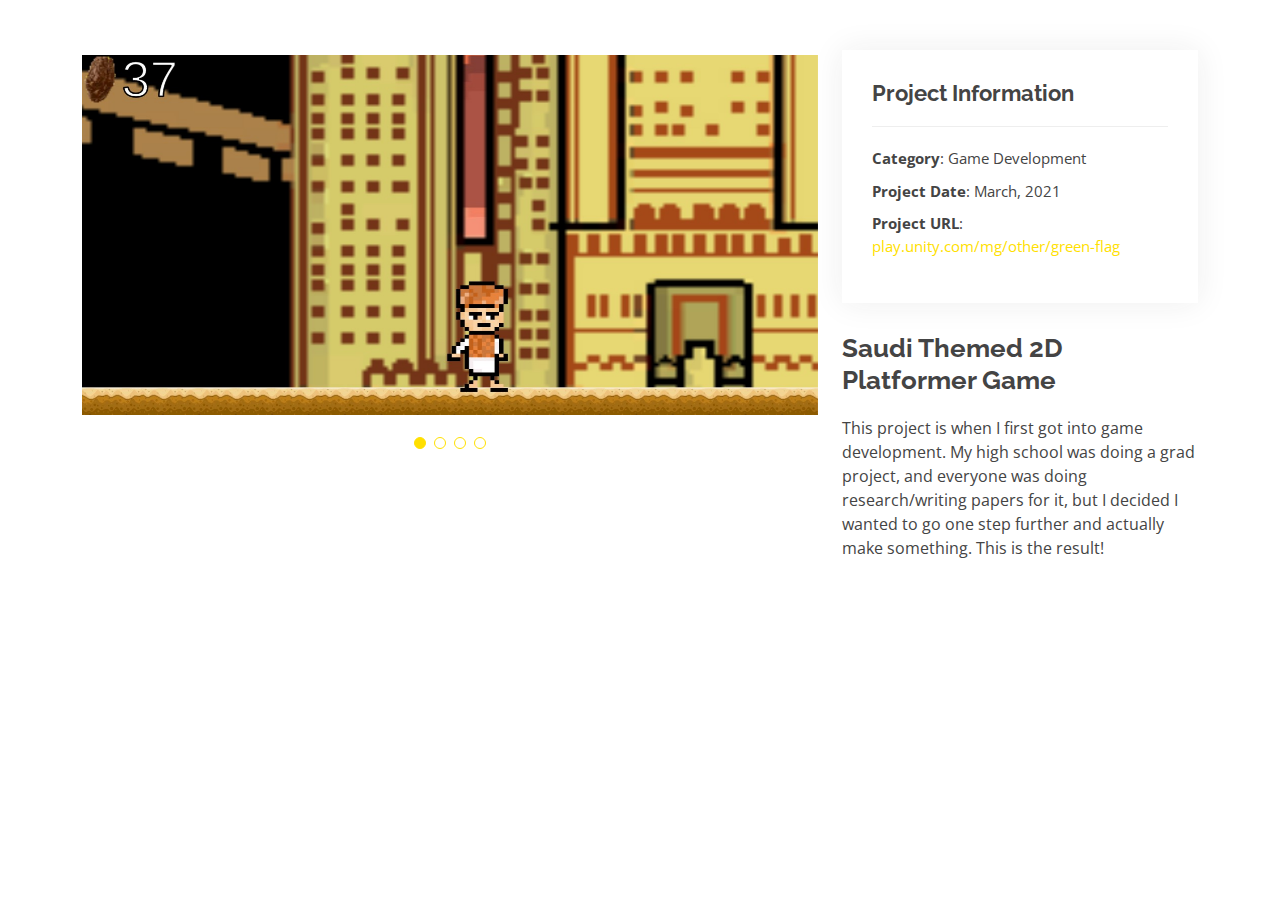
<file: portfolio-greenflag.html>
<!DOCTYPE html>
<html lang="en">

<head>
  <meta charset="utf-8">
  <meta content="width=device-width, initial-scale=1.0" name="viewport">

  <title>Portfolio Details - Osaid Samman</title>
  <meta content="" name="description">
  <meta content="" name="keywords">

  <!-- Favicons -->
  <link href="assets/img/favicon.ico" rel="icon">
  <link href="assets/img/apple-touch-icon.png" rel="apple-touch-icon">

  <!-- Google Fonts -->
  <link href="https://fonts.googleapis.com/css?family=Open+Sans:300,300i,400,400i,600,600i,700,700i|Raleway:300,300i,400,400i,500,500i,600,600i,700,700i|Poppins:300,300i,400,400i,500,500i,600,600i,700,700i" rel="stylesheet">

  <!-- Vendor CSS Files -->
  <link href="assets/vendor/aos/aos.css" rel="stylesheet">
  <link href="assets/vendor/bootstrap/css/bootstrap.min.css" rel="stylesheet">
  <link href="assets/vendor/bootstrap-icons/bootstrap-icons.css" rel="stylesheet">
  <link href="assets/vendor/boxicons/css/boxicons.min.css" rel="stylesheet">
  <link href="assets/vendor/glightbox/css/glightbox.min.css" rel="stylesheet">
  <link href="assets/vendor/swiper/swiper-bundle.min.css" rel="stylesheet">

  <!-- Main CSS File -->
  <link href="assets/css/style.css" rel="stylesheet">

</head>

<body>

  <main id="main">

    <!-- ======= Portfolio Details Section ======= -->
    <section id="portfolio-details" class="portfolio-details">
      <div class="container">

        <div class="row gy-4">

          <div class="col-lg-8">
            <div class="portfolio-details-slider swiper">
              <div class="swiper-wrapper align-items-center">

                <div class="swiper-slide">
                  <img src="assets/img/portfolio/greenflag-1.jpg" alt="">
                </div>

                <div class="swiper-slide">
                  <img src="assets/img/portfolio/greenflag-2.jpg" alt="">
                </div>

                <div class="swiper-slide">
                  <img src="assets/img/portfolio/greenflag-3.jpg" alt="">
                </div>

                <div class="swiper-slide">
                  <img src="assets/img/portfolio/greenflag-4.jpg" alt="">
                </div>

              </div>
              <div class="swiper-pagination"></div>
            </div>
          </div>

          <div class="col-lg-4">
            <div class="portfolio-info">
              <h3>Project Information</h3>
              <ul>
                <li><strong>Category</strong>: Game Development</li>
                <li><strong>Project Date</strong>: March, 2021</li>
                <li><strong>Project URL</strong>: <a href="https://play.unity.com/mg/other/green-flag" target="_blank">play.unity.com/mg/other/green-flag</a></li>
              </ul>
            </div>
            <div class="portfolio-description">
              <h2>Saudi Themed 2D Platformer Game</h2>
              <p>
                  This project is when I first got into game development. My high school was doing a grad project, and everyone was doing research/writing papers for it, but I decided I wanted to go one step further and actually make something. This is the result!
              </p>
            </div>
          </div>

        </div>

      </div>
    </section><!-- End Portfolio Details Section -->

  </main><!-- End #main -->

  <div id="preloader"></div>
  <a href="#" class="back-to-top d-flex align-items-center justify-content-center"><i class="bi bi-arrow-up-short"></i></a>

  <!-- Vendor JS Files -->
  <script src="assets/vendor/purecounter/purecounter_vanilla.js"></script>
  <script src="assets/vendor/aos/aos.js"></script>
  <script src="assets/vendor/bootstrap/js/bootstrap.bundle.min.js"></script>
  <script src="assets/vendor/glightbox/js/glightbox.min.js"></script>
  <script src="assets/vendor/isotope-layout/isotope.pkgd.min.js"></script>
  <script src="assets/vendor/swiper/swiper-bundle.min.js"></script>
  <script src="assets/vendor/waypoints/noframework.waypoints.js"></script>
  <script src="assets/vendor/php-email-form/validate.js"></script>

  <!-- Template Main JS File -->
  <script src="assets/js/main.js"></script>

</body>

</html>
</file>
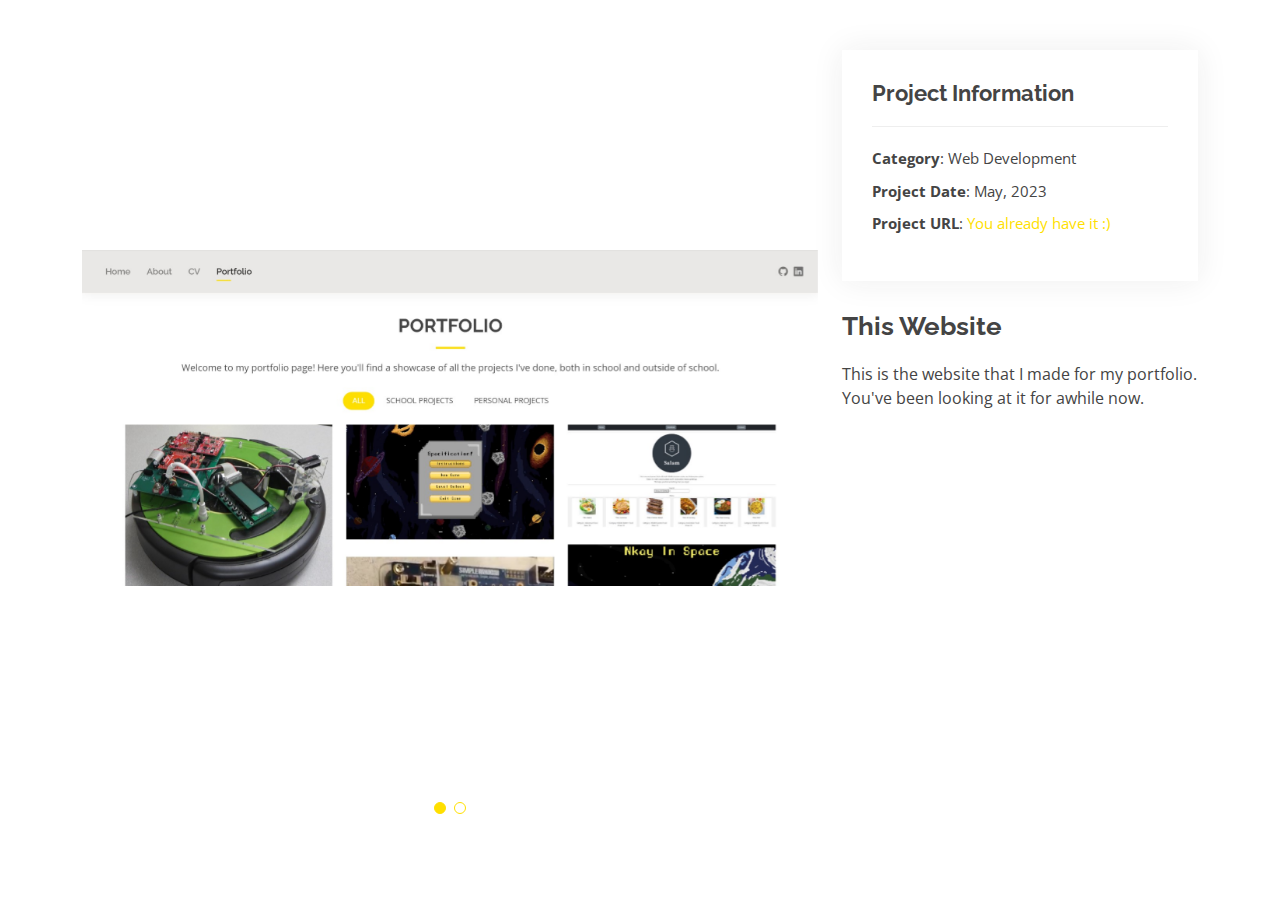
<file: portfolio-thisweb.html>
<!DOCTYPE html>
<html lang="en">

<head>
  <meta charset="utf-8">
  <meta content="width=device-width, initial-scale=1.0" name="viewport">

  <title>Portfolio Details - Osaid Samman</title>
  <meta content="" name="description">
  <meta content="" name="keywords">

  <!-- Favicons -->
  <link href="assets/img/favicon.ico" rel="icon">
  <link href="assets/img/apple-touch-icon.png" rel="apple-touch-icon">

  <!-- Google Fonts -->
  <link href="https://fonts.googleapis.com/css?family=Open+Sans:300,300i,400,400i,600,600i,700,700i|Raleway:300,300i,400,400i,500,500i,600,600i,700,700i|Poppins:300,300i,400,400i,500,500i,600,600i,700,700i" rel="stylesheet">

  <!-- Vendor CSS Files -->
  <link href="assets/vendor/aos/aos.css" rel="stylesheet">
  <link href="assets/vendor/bootstrap/css/bootstrap.min.css" rel="stylesheet">
  <link href="assets/vendor/bootstrap-icons/bootstrap-icons.css" rel="stylesheet">
  <link href="assets/vendor/boxicons/css/boxicons.min.css" rel="stylesheet">
  <link href="assets/vendor/glightbox/css/glightbox.min.css" rel="stylesheet">
  <link href="assets/vendor/swiper/swiper-bundle.min.css" rel="stylesheet">

  <!-- Main CSS File -->
  <link href="assets/css/style.css" rel="stylesheet">

</head>

<body>

  <main id="main">

    <!-- ======= Portfolio Details Section ======= -->
    <section id="portfolio-details" class="portfolio-details">
      <div class="container">

        <div class="row gy-4">

          <div class="col-lg-8">
            <div class="portfolio-details-slider swiper">
              <div class="swiper-wrapper align-items-center">

                <div class="swiper-slide">
                  <img src="assets/img/portfolio/portfolio.jpg" alt="">
                </div>

                <div class="swiper-slide">
                  <img src="assets/img/portfolio/rickroll-roll.gif" alt="">
                </div>

                
              </div>
              <div class="swiper-pagination"></div>
            </div>
          </div>

          <div class="col-lg-4">
            <div class="portfolio-info">
              <h3>Project Information</h3>
              <ul>
                <li><strong>Category</strong>: Web Development</li>
                <li><strong>Project Date</strong>: May, 2023</li>
                <li><strong>Project URL</strong>: <a href="">You already have it :)</a></li>
              </ul>
            </div>
            <div class="portfolio-description">
              <h2>This Website</h2>
              <p>
                  This is the website that I made for my portfolio. You've been looking at it for awhile now. 
              </p>
            </div>
          </div>

        </div>

      </div>
    </section><!-- End Portfolio Details Section -->

  </main><!-- End #main -->

  <div id="preloader"></div>
  <a href="#" class="back-to-top d-flex align-items-center justify-content-center"><i class="bi bi-arrow-up-short"></i></a>

  <!-- Vendor JS Files -->
  <script src="assets/vendor/purecounter/purecounter_vanilla.js"></script>
  <script src="assets/vendor/aos/aos.js"></script>
  <script src="assets/vendor/bootstrap/js/bootstrap.bundle.min.js"></script>
  <script src="assets/vendor/glightbox/js/glightbox.min.js"></script>
  <script src="assets/vendor/isotope-layout/isotope.pkgd.min.js"></script>
  <script src="assets/vendor/swiper/swiper-bundle.min.js"></script>
  <script src="assets/vendor/waypoints/noframework.waypoints.js"></script>
  <script src="assets/vendor/php-email-form/validate.js"></script>

  <!-- Template Main JS File -->
  <script src="assets/js/main.js"></script>

</body>

</html>
</file>
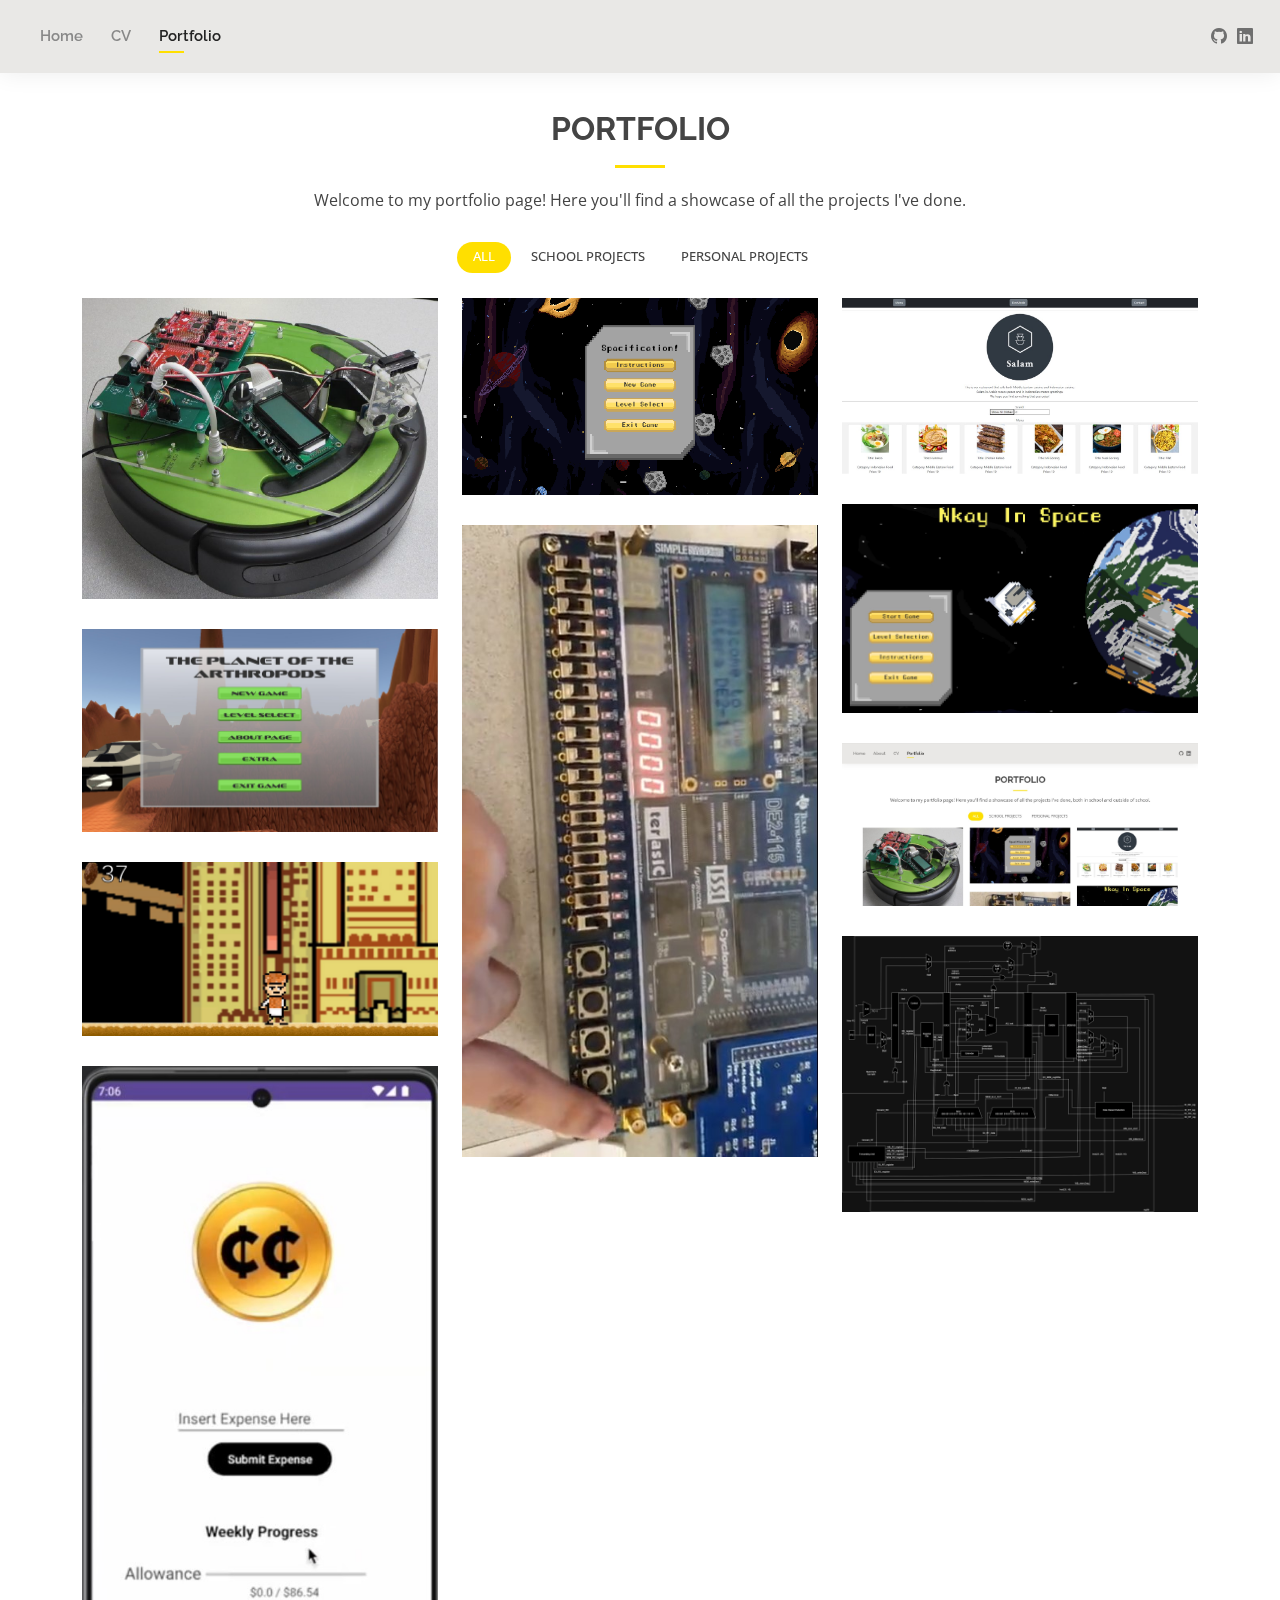
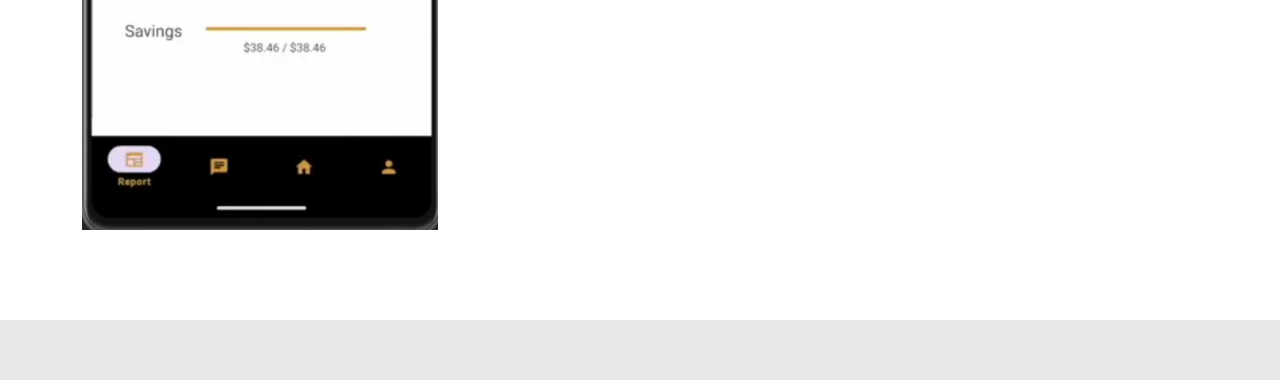
<file: portfolio.html>
<!DOCTYPE html>
<html lang="en">

<head>
  <meta charset="utf-8">
  <meta content="width=device-width, initial-scale=1.0" name="viewport">

  <title>Portfolio - Osaid Samman</title>
  <meta content="" name="description">
  <meta content="" name="keywords">

  <!-- Favicons -->
  <link href="assets/img/favicon.ico" rel="icon">

  <!-- Google Fonts -->
  <link href="https://fonts.googleapis.com/css?family=Open+Sans:300,300i,400,400i,600,600i,700,700i|Raleway:300,300i,400,400i,500,500i,600,600i,700,700i|Poppins:300,300i,400,400i,500,500i,600,600i,700,700i" rel="stylesheet">

  <!-- Vendor CSS Files -->
  <link href="assets/vendor/aos/aos.css" rel="stylesheet">
  <link href="assets/vendor/bootstrap/css/bootstrap.min.css" rel="stylesheet">
  <link href="assets/vendor/bootstrap-icons/bootstrap-icons.css" rel="stylesheet">
  <link href="assets/vendor/boxicons/css/boxicons.min.css" rel="stylesheet">
  <link href="assets/vendor/glightbox/css/glightbox.min.css" rel="stylesheet">
  <link href="assets/vendor/swiper/swiper-bundle.min.css" rel="stylesheet">

  <!-- Main CSS File -->
  <link href="assets/css/style.css" rel="stylesheet">

</head>

<body>

  <!-- ======= Header ======= -->
  <header id="header" class="fixed-top">
    <div class="container-fluid d-flex justify-content-between align-items-center">
      <nav id="navbar" class="navbar order-last order-lg-0">
        <ul>
          <li><a href="about.html">Home</a></li>
          <li><a href="cv.html">CV</a></li>
          <li><a class="active" href="portfolio.html">Portfolio</a></li>
        </ul>
        <i class="bi bi-list mobile-nav-toggle"></i>
      </nav><!-- .navbar -->

      <div class="header-social-links">
        <a href="https://github.com/OsaiDaBoss" class="github"><i class="bi bi-github"></i></a>
        <a href="https://www.linkedin.com/in/osaid-samman-104394218/" class="linkedin"><i class="bi bi-linkedin"></i></i></a>
      </div>

    </div>

  </header><!-- End Header -->

  <main id="main">

    <!-- ======= Portfolio Section ======= -->
    <section id="portfolio" class="portfolio">
      <div class="container" data-aos="fade-up">

        <div class="section-title">
          <h2>Portfolio</h2>
          <p>Welcome to my portfolio page! Here you'll find a showcase of all the projects I've done.</p>
        </div>

        <div class="row" data-aos="fade-up" data-aos-delay="100">
          <div class="col-lg-12 d-flex justify-content-center">
            <ul id="portfolio-flters">
              <li data-filter="*" class="filter-active">All</li>
              <li data-filter=".filter-app">School Projects</li>
              <li data-filter=".filter-web">Personal Projects</li>
            </ul>
          </div>
        </div>

        <div class="row portfolio-container" data-aos="fade-up" data-aos-delay="200">

          <div class="col-lg-4 col-md-6 portfolio-item filter-app">
            <div class="portfolio-wrap">
              <img src="assets/img/portfolio/cybot-1.png" class="img-fluid" alt="">
              <div class="portfolio-info">
                <h4>Pizza Delivery Roomba</h4>
                <p>Simulation using Embedded Systems</p>
                <div class="portfolio-links">
                  <a href="assets/img/portfolio/cybot-1.png" data-gallery="portfolioGallery" class="portfolio-lightbox" title="Roomba CyBot"><i class="bx bx-plus"></i></a>
                  <a href="portfolio-cybot.html" class="portfolio-details-lightbox" data-glightbox="type: external" title="Portfolio Details"><i class="bx bx-link"></i></a>
                </div>
              </div>
            </div>
          </div>

          <div class="col-lg-4 col-md-6 portfolio-item filter-web">
            <div class="portfolio-wrap">
              <img src="assets/img/portfolio/Spacification-1.png" class="img-fluid" alt="">
              <div class="portfolio-info">
                <h4>Spacification!</h4>
                <p>2D Shooter Game</p>
                <div class="portfolio-links">
                  <a href="assets/img/portfolio/Spacification-1.png" data-gallery="portfolioGallery" class="portfolio-lightbox" title="2D Shooter Game"><i class="bx bx-plus"></i></a>
                  <a href="portfolio-2DShooter.html" class="portfolio-details-lightbox" data-glightbox="type: external" title="Portfolio Details"><i class="bx bx-link"></i></a>
                </div>
              </div>
            </div>
          </div>

          <div class="col-lg-4 col-md-6 portfolio-item filter-app">
            <div class="portfolio-wrap">
              <img src="assets/img/portfolio/319-1.jpg" class="img-fluid" alt="">
              <div class="portfolio-info">
                <h4>Restaurant Website</h4>
                <p>Web Development</p>
                <div class="portfolio-links">
                  <a href="assets/img/portfolio/319-1.jpg" data-gallery="portfolioGallery" class="portfolio-lightbox" title="Restaurant Website"><i class="bx bx-plus"></i></a>
                  <a href="portfolio-319.html" class="portfolio-details-lightbox" data-glightbox="type: external" title="Portfolio Details"><i class="bx bx-link"></i></a>
                </div>
              </div>
            </div>
          </div>

          <div class="col-lg-4 col-md-6 portfolio-item filter-web">
            <div class="portfolio-wrap">
              <img src="assets/img/portfolio/NkayInSpace-1.jpg" class="img-fluid" alt="">
              <div class="portfolio-info">
                <h4>Nkay In Space</h4>
                <p>2D Platformer Game</p>
                <div class="portfolio-links">
                  <a href="assets/img/portfolio/NkayInSpace-1.jpg" data-gallery="portfolioGallery" class="portfolio-lightbox" title="2D Platformer Game"><i class="bx bx-plus"></i></a>
                  <a href="portfolio-2DPlatformer.html" class="portfolio-details-lightbox" data-glightbox="type: external" title="Portfolio Details"><i class="bx bx-link"></i></a>
                </div>
              </div>
            </div>
          </div>

          <div class="col-lg-4 col-md-6 portfolio-item filter-app">
            <div class="portfolio-wrap">
              <img src="assets/img/portfolio/281-1.jpg" class="img-fluid" alt="">
              <div class="portfolio-info">
                <h4>FPGA Board Stack</h4>
                <p>Digital Logic</p>
                <div class="portfolio-links">
                  <a href="assets/img/portfolio/281-1.jpg" data-gallery="portfolioGallery" class="portfolio-lightbox" title="FPGA Board"><i class="bx bx-plus"></i></a>
                  <a href="portfolio-281.html" class="portfolio-details-lightbox" data-glightbox="type: external" title="Portfolio Details"><i class="bx bx-link"></i></a>
                </div>
              </div>
            </div>
          </div>

          <div class="col-lg-4 col-md-6 portfolio-item filter-web">
            <div class="portfolio-wrap">
              <img src="assets/img/portfolio/planet-1.jpg" class="img-fluid" alt="">
              <div class="portfolio-info">
                <h4>The Planet of the Arthropods</h4>
                <p>3D First Person Shooter Game</p>
                <div class="portfolio-links">
                  <a href="assets/img/portfolio/planet-1.jpg" data-gallery="portfolioGallery" class="portfolio-lightbox" title="3D First Person Shooter"><i class="bx bx-plus"></i></a>
                  <a href="portfolio-3DFPS.html" class="portfolio-details-lightbox" data-glightbox="type: external" title="Portfolio Details"><i class="bx bx-link"></i></a>
                </div>
              </div>
            </div>
          </div>

          <div class="col-lg-4 col-md-6 portfolio-item filter-web">
            <div class="portfolio-wrap">
              <img src="assets/img/portfolio/portfolio.jpg" class="img-fluid" alt="">
              <div class="portfolio-info">
                <h4>This Website</h4>
                <p>You're Looking At It</p>
                <div class="portfolio-links">
                  <a href="assets/img/portfolio/portfolio.jpg" data-gallery="portfolioGallery" class="portfolio-lightbox" title="What You're Seeing"><i class="bx bx-plus"></i></a>
                  <a href="portfolio-thisweb.html" class="portfolio-details-lightbox" data-glightbox="type: external" title="Portfolio Details"><i class="bx bx-link"></i></a>
                </div>
              </div>
            </div>
          </div>

          <div class="col-lg-4 col-md-6 portfolio-item filter-web">
            <div class="portfolio-wrap">
              <img src="assets/img/portfolio/greenflag-1.jpg" class="img-fluid" alt="">
              <div class="portfolio-info">
                <h4>Green Flag</h4>
                <p>Saudi Themed 2D Platformer Game</p>
                <div class="portfolio-links">
                  <a href="assets/img/portfolio/greenflag-1.jpg" data-gallery="portfolioGallery" class="portfolio-lightbox" title="Saudi Themed 2D Platformer Game"><i class="bx bx-plus"></i></a>
                  <a href="portfolio-greenflag.html" class="portfolio-details-lightbox" data-glightbox="type: external" title="Portfolio Details"><i class="bx bx-link"></i></a>
                </div>
              </div>
            </div>
          </div>


          <div class="col-lg-4 col-md-6 portfolio-item filter-app">
            <div class="portfolio-wrap">
              <img src="assets/img/portfolio/381-design.png" class="img-fluid" alt="">
              <div class="portfolio-info">
                <h4>MIPS Processor</h4>
                <p>Computer Architecture Project</p>
                <div class="portfolio-links">
                  <a href="assets/img/portfolio/381-design.png" data-gallery="portfolioGallery" class="portfolio-lightbox" title="MIPS Processor Design"><i class="bx bx-plus"></i></a>
                  <a href="portfolio-381.html" class="portfolio-details-lightbox" data-glightbox="type: external" title="Portfolio Details"><i class="bx bx-link"></i></a>
                </div>
              </div>
            </div>
          </div>

          <div class="col-lg-4 col-md-6 portfolio-item filter-app">
            <div class="portfolio-wrap">
              <img src="assets/img/portfolio/CC-4.jpg" class="img-fluid" alt="">
              <div class="portfolio-info">
                <h4>Coin Control</h4>
                <p>Financial Planner Android App</p>
                <div class="portfolio-links">
                  <a href="assets/img/portfolio/CC-4.jpg" data-gallery="portfolioGallery" class="portfolio-lightbox" title="Financial Planner Android App"><i class="bx bx-plus"></i></a>
                  <a href="CC.html" class="portfolio-details-lightbox" data-glightbox="type: external" title="Portfolio Details"><i class="bx bx-link"></i></a>
                </div>
              </div>
            </div>
          </div>

        </div>

      </div>
    </section><!-- End Portfolio Section -->

  </main><!-- End #main -->

  <!-- ======= Footer ======= -->
  <footer id="footer">
    <div class="container">
    </div>
  </footer><!-- End  Footer -->

  <div id="preloader"></div>
  <a href="#" class="back-to-top d-flex align-items-center justify-content-center"><i class="bi bi-arrow-up-short"></i></a>

  <!-- Vendor JS Files -->
  <script src="assets/vendor/purecounter/purecounter_vanilla.js"></script>
  <script src="assets/vendor/aos/aos.js"></script>
  <script src="assets/vendor/bootstrap/js/bootstrap.bundle.min.js"></script>
  <script src="assets/vendor/glightbox/js/glightbox.min.js"></script>
  <script src="assets/vendor/isotope-layout/isotope.pkgd.min.js"></script>
  <script src="assets/vendor/swiper/swiper-bundle.min.js"></script>
  <script src="assets/vendor/waypoints/noframework.waypoints.js"></script>
  <script src="assets/vendor/php-email-form/validate.js"></script>

  <!-- Template Main JS File -->
  <script src="assets/js/main.js"></script>

</body>

</html>
</file>
<file: assets/css/style.css>
body {
  font-family: "Open Sans", sans-serif;
  color: #444444;
}

a {
  color: #ffdf00;
  text-decoration: none;
}

a:hover {
  color: #ffdf00;
  text-decoration: none;
}

h1,
h2,
h3,
h4,
h5,
h6 {
  font-family: "Raleway", sans-serif;
}

#main {
  margin-top: 50px;
}

@media (max-width: 992px) {
  #main {
    margin-top: 30px;
  }
}

/*--------------------------------------------------------------
# Preloader
--------------------------------------------------------------*/
#preloader {
  position: fixed;
  top: 0;
  left: 0;
  right: 0;
  bottom: 0;
  z-index: 9999;
  overflow: hidden;
  background: #fff;
}

#preloader:before {
  content: "";
  position: fixed;
  top: calc(50% - 30px);
  left: calc(50% - 30px);
  border: 6px solid #ffdf00;
  border-top-color: #dcf5f2;
  border-radius: 50%;
  width: 60px;
  height: 60px;
  animation: animate-preloader 1s linear infinite;
}

@keyframes animate-preloader {
  0% {
    transform: rotate(0deg);
  }

  100% {
    transform: rotate(360deg);
  }
}

/*--------------------------------------------------------------
# Back to top button
--------------------------------------------------------------*/
.back-to-top {
  position: fixed;
  visibility: hidden;
  opacity: 0;
  right: 15px;
  bottom: 15px;
  z-index: 996;
  background: #ffdf00;
  width: 40px;
  height: 40px;
  border-radius: 50px;
  transition: all 0.4s;
}

.back-to-top i {
  font-size: 24px;
  color: #fff;
  line-height: 0;
}

.back-to-top:hover {
  background: #ffdf00;
  color: #fff;
}

.back-to-top.active {
  visibility: visible;
  opacity: 1;
}

/*--------------------------------------------------------------
# Header
--------------------------------------------------------------*/
#header {
  background: #e9e8e6;
  box-shadow: 0px 0px 25px 0 rgba(0, 0, 0, 0.08);
  z-index: 997;
  padding: 15px 0;
}

#header .logo {
  font-size: 32px;
  margin: 0;
  padding: 0;
  line-height: 1;
  font-weight: 400;
  letter-spacing: 2px;
  text-transform: uppercase;
}

#header .logo a {
  color: #222222;
}

#header .logo img {
  max-height: 40px;
}

@media (max-width: 992px) {
  #header .logo {
    font-size: 28px;
  }
}

/*--------------------------------------------------------------
# Header Social Links
--------------------------------------------------------------*/
.header-social-links {
  padding-right: 15px;
}

.header-social-links a {
  color: #6f6f6f;
  padding-left: 6px;
  display: inline-block;
  line-height: 0px;
  transition: 0.3s;
  font-size: 16px;
}

.header-social-links a:hover {
  color: #ffdf00;
}

/*--------------------------------------------------------------
# Navigation Menu
--------------------------------------------------------------*/
/**
* Desktop Navigation 
*/
.navbar {
  padding: 0;
}

.navbar ul {
  margin: 0;
  padding: 0;
  display: flex;
  list-style: none;
  align-items: center;
}

.navbar li {
  position: relative;
  padding: 10px 0 10px 28px;
}

.navbar a,
.navbar a:focus {
  display: flex;
  align-items: center;
  justify-content: space-between;
  font-family: "Raleway", sans-serif;
  font-size: 15px;
  font-weight: 600;
  color: #888888;
  white-space: nowrap;
  transition: 0.3s;
  position: relative;
}

.navbar a i,
.navbar a:focus i {
  font-size: 12px;
  line-height: 0;
  margin-left: 5px;
}

.navbar>ul>li>a:before {
  content: "";
  position: absolute;
  width: 0;
  height: 2px;
  bottom: -5px;
  left: 0;
  background-color: #ffdf00;
  visibility: hidden;
  width: 0px;
  transition: all 0.3s ease-in-out 0s;
}

.navbar a:hover:before,
.navbar li:hover>a:before,
.navbar .active:before {
  visibility: visible;
  width: 25px;
}

.navbar a:hover,
.navbar .active,
.navbar .active:focus,
.navbar li:hover>a {
  color: #222222;
}

.navbar .dropdown ul {
  display: block;
  position: absolute;
  left: 14px;
  top: calc(100% + 30px);
  margin: 0;
  padding: 10px 0;
  z-index: 99;
  opacity: 0;
  visibility: hidden;
  background: #fff;
  box-shadow: 0px 0px 30px rgba(127, 137, 161, 0.25);
  transition: 0.3s;
  border-radius: 4px;
}

.navbar .dropdown ul li {
  min-width: 200px;
  padding: 0;
}

.navbar .dropdown ul a {
  padding: 10px 20px;
  font-size: 15px;
  text-transform: none;
  font-weight: 600;
}

.navbar .dropdown ul a i {
  font-size: 12px;
}

.navbar .dropdown ul a:hover,
.navbar .dropdown ul .active:hover,
.navbar .dropdown ul li:hover>a {
  color: #ffdf00;
}

.navbar .dropdown:hover>ul {
  opacity: 1;
  top: 100%;
  visibility: visible;
}

.navbar .dropdown .dropdown ul {
  top: 0;
  left: calc(100% - 30px);
  visibility: hidden;
}

.navbar .dropdown .dropdown:hover>ul {
  opacity: 1;
  top: 0;
  left: 100%;
  visibility: visible;
}

@media (max-width: 1366px) {
  .navbar .dropdown .dropdown ul {
    left: -90%;
  }

  .navbar .dropdown .dropdown:hover>ul {
    left: -100%;
  }
}

/**
* Mobile Navigation 
*/
.mobile-nav-toggle {
  color: #222222;
  font-size: 28px;
  cursor: pointer;
  display: none;
  line-height: 0;
  transition: 0.5s;
}

.mobile-nav-toggle.bi-x {
  color: #fff;
}

@media (max-width: 991px) {
  .mobile-nav-toggle {
    display: block;
  }

  .navbar ul {
    display: none;
  }
}

.navbar-mobile {
  position: fixed;
  overflow: hidden;
  top: 0;
  right: 0;
  left: 0;
  bottom: 0;
  background: rgba(9, 9, 9, 0.9);
  transition: 0.3s;
  z-index: 999;
}

.navbar-mobile .mobile-nav-toggle {
  position: absolute;
  top: 15px;
  right: 15px;
}

.navbar-mobile ul {
  display: block;
  position: absolute;
  top: 55px;
  right: 15px;
  bottom: 15px;
  left: 15px;
  padding: 10px 0;
  border-radius: 10px;
  background-color: #fff;
  overflow-y: auto;
  transition: 0.3s;
}

.navbar-mobile a,
.navbar-mobile a:focus {
  font-size: 15px;
  padding-right: 15px;
  color: #222222;
}

.navbar-mobile a:hover,
.navbar-mobile .active,
.navbar-mobile li:hover>a {
  color: #ffdf00;
}

.navbar-mobile .getstarted,
.navbar-mobile .getstarted:focus {
  margin: 15px;
}

.navbar-mobile .dropdown ul {
  position: static;
  display: none;
  margin: 10px 20px;
  padding: 10px 0;
  z-index: 99;
  opacity: 1;
  visibility: visible;
  background: #fff;
  box-shadow: 0px 0px 30px rgba(127, 137, 161, 0.25);
}

.navbar-mobile .dropdown ul li {
  min-width: 200px;
}

.navbar-mobile .dropdown ul a {
  padding: 10px 20px;
}

.navbar-mobile .dropdown ul a i {
  font-size: 12px;
}

.navbar-mobile .dropdown ul a:hover,
.navbar-mobile .dropdown ul .active:hover,
.navbar-mobile .dropdown ul li:hover>a {
  color: #ffdf00;
}

.navbar-mobile .dropdown>.dropdown-active {
  display: block;
}

/*--------------------------------------------------------------
# Hero Section
--------------------------------------------------------------*/
#hero {
  width: 100%;
  height: 100vh;
  background: url("../img/hero-bg.jpg") top right;
  background-size: cover;
}

#hero .container {
  padding-top: 70px;
  position: relative;
}

@media (max-width: 992px) {
  #hero .container {
    padding-top: 58px;
  }
}

#hero h1 {
  margin: 0;
  font-size: 48px;
  font-weight: 700;
  line-height: 56px;
  color: #222222;
}

#hero h2 {
  color: #6f6f6f;
  margin: 10px 0 0 0;
  font-size: 22px;
}

#hero .btn-about {
  font-family: "Raleway", sans-serif;
  text-transform: uppercase;
  font-weight: 600;
  font-size: 12px;
  letter-spacing: 1px;
  display: inline-block;
  padding: 12px 40px;
  border-radius: 50px;
  transition: 0.5s;
  margin-top: 30px;
  color: #fff;
  background: #ffdf00;
}

#hero .btn-about:hover {
  background: #ffdf00;
}

@media (min-width: 1024px) {
  #hero {
    background-attachment: fixed;
  }
}

@media (max-width: 992px) {
  #hero:before {
    content: "";
    background: rgba(255, 255, 255, 0.8);
    position: absolute;
    bottom: 0;
    top: 0;
    left: 0;
    right: 0;
  }

  #hero h1 {
    font-size: 28px;
    line-height: 36px;
  }

  #hero h2 {
    font-size: 18px;
    line-height: 24px;
  }
}

/*--------------------------------------------------------------
# Sections General
--------------------------------------------------------------*/
section {
  padding: 60px 0;
}

.section-bg {
  background-color: #e7f8f6;
}

.section-title {
  text-align: center;
  padding-bottom: 30px;
}

.section-title h2 {
  font-size: 32px;
  font-weight: bold;
  text-transform: uppercase;
  margin-bottom: 20px;
  padding-bottom: 20px;
  position: relative;
}

.section-title h2::after {
  content: "";
  position: absolute;
  display: block;
  width: 50px;
  height: 3px;
  background: #ffdf00;
  bottom: 0;
  left: calc(50% - 25px);
}

.section-title p {
  margin-bottom: 0;
}

/*--------------------------------------------------------------
# Cta
--------------------------------------------------------------*/
.cta {
  background: linear-gradient(rgba(0, 0, 0, 0.6), rgba(0, 0, 0, 0.6)), url("../img/bg-1.jpg") fixed center center;
  background-size: cover;
  padding: 80px 0;
}

.cta h3 {
  color: #fff;
  font-size: 28px;
  font-weight: 700;
}

.cta p {
  color: #fff;
}

.cta .cta-btn {
  font-family: "Raleway", sans-serif;
  text-transform: uppercase;
  font-weight: 500;
  font-size: 16px;
  letter-spacing: 1px;
  display: inline-block;
  padding: 8px 20px;
  border-radius: 2px;
  transition: 0.5s;
  margin: 10px;
  border: 2px solid #fff;
  color: #fff;
}

.cta .cta-btn:hover {
  background: #ffdf00;
  border: 2px solid #ffdf00;
}

@media (max-width: 1024px) {
  .cta {
    background-attachment: scroll;
  }
}

@media (min-width: 769px) {
  .cta .cta-btn-container {
    display: flex;
    align-items: center;
    justify-content: flex-end;
  }
}

/*--------------------------------------------------------------
# About
--------------------------------------------------------------*/
.about .content h3 {
  font-weight: 700;
  font-size: 26px;
  color: #555555;
}

.about .content ul {
  list-style: none;
  padding: 0;
}

.about .content ul li {
  padding-bottom: 10px;
}

.about .content ul i {
  font-size: 20px;
  padding-right: 2px;
  color: #ffdf00;
}

.about .content p:last-child {
  margin-bottom: 0;
}

/*--------------------------------------------------------------
# Skills
--------------------------------------------------------------*/
.skills .progress {
  height: 60px;
  display: block;
  background: none;
  border-radius: 0;
}

.skills .progress .skill {
  padding: 10px 0;
  margin: 0 0 6px 0;
  text-transform: uppercase;
  display: block;
  font-weight: 600;
  font-family: "Poppins", sans-serif;
  color: #222222;
}

.skills .progress .skill .val {
  float: right;
  font-style: normal;
}

.skills .progress-bar-wrap {
  background: #f3f3f3;
}

.skills .progress-bar {
  width: 1px;
  height: 10px;
  transition: 0.9s;
  background-color: #ffdf00;
}

/*--------------------------------------------------------------
# Facts
--------------------------------------------------------------*/
.facts .counters span {
  font-size: 48px;
  display: block;
  color: #ffdf00;
}

.facts .counters p {
  padding: 0;
  margin: 0 0 20px 0;
  font-family: "Raleway", sans-serif;
  font-size: 14px;
}

/*--------------------------------------------------------------
# Testimonials
--------------------------------------------------------------*/
.testimonials .section-header {
  margin-bottom: 40px;
}

.testimonials .testimonials-carousel,
.testimonials .testimonials-slider {
  overflow: hidden;
}

.testimonials .testimonial-item {
  text-align: center;
}

.testimonials .testimonial-item .testimonial-img {
  width: 120px;
  border-radius: 50%;
  border: 4px solid #fff;
  margin: 0 auto;
}

.testimonials .testimonial-item h3 {
  font-size: 20px;
  font-weight: bold;
  margin: 10px 0 5px 0;
  color: #111;
}

.testimonials .testimonial-item h4 {
  font-size: 14px;
  color: #999;
  margin: 0 0 15px 0;
}

.testimonials .testimonial-item .quote-icon-left,
.testimonials .testimonial-item .quote-icon-right {
  color: #c8efea;
  font-size: 26px;
}

.testimonials .testimonial-item .quote-icon-left {
  display: inline-block;
  left: -5px;
  position: relative;
}

.testimonials .testimonial-item .quote-icon-right {
  display: inline-block;
  right: -5px;
  position: relative;
  top: 10px;
}

.testimonials .testimonial-item p {
  font-style: italic;
  margin: 0 auto 15px auto;
}

@media (min-width: 992px) {
  .testimonials .testimonial-item p {
    width: 80%;
  }
}

.testimonials .swiper-pagination {
  margin-top: 20px;
  position: relative;
}

.testimonials .swiper-pagination .swiper-pagination-bullet {
  width: 12px;
  height: 12px;
  background-color: #fff;
  opacity: 1;
  border: 1px solid #ffdf00;
}

.testimonials .swiper-pagination .swiper-pagination-bullet-active {
  background-color: #ffdf00;
}

/*--------------------------------------------------------------
# Resume
--------------------------------------------------------------*/
.resume .resume-title {
  font-size: 26px;
  font-weight: 400;
  margin-top: 20px;
  margin-bottom: 20px;
  color: #222222;
}

.resume .resume-item {
  padding: 0 0 20px 20px;
  margin-top: -2px;
  border-left: 2px solid #ffdf00;
  position: relative;
}

.resume .resume-item h4 {
  line-height: 18px;
  font-size: 18px;
  font-weight: 600;
  font-family: "Poppins", sans-serif;
  color: #ccb100;
  margin-bottom: 10px;
}

.resume .resume-item h5 {
  font-size: 16px;
  background: #fbfaef;
  padding: 5px 15px;
  display: inline-block;
  font-weight: 600;
  margin-bottom: 10px;
  color: #ffdf00;
}

.resume .resume-item ul {
  padding-left: 20px;
}

.resume .resume-item ul li {
  padding-bottom: 10px;
}

.resume .resume-item:last-child {
  padding-bottom: 0;
}

.resume .resume-item::before {
  content: "";
  position: absolute;
  width: 16px;
  height: 16px;
  border-radius: 50px;
  left: -9px;
  top: 0;
  background: #fff;
  border: 2px solid #ffdf00;
}

/*--------------------------------------------------------------
# Services
--------------------------------------------------------------*/
.services .icon-box {
  text-align: center;
  padding: 70px 20px 80px 20px;
  transition: all ease-in-out 0.3s;
  background: #fff;
  box-shadow: 0px 0 35px 0 rgba(0, 0, 0, 0.08);
}

.services .icon-box .icon {
  margin: 0 auto;
  width: 100px;
  height: 100px;
  display: flex;
  align-items: center;
  justify-content: center;
  transition: ease-in-out 0.3s;
  position: relative;
}

.services .icon-box .icon i {
  font-size: 36px;
  transition: 0.5s;
  position: relative;
}

.services .icon-box .icon svg {
  position: absolute;
  top: 0;
  left: 0;
}

.services .icon-box .icon svg path {
  transition: 0.5s;
  fill: #f5f5f5;
}

.services .icon-box h4 {
  font-weight: 600;
  margin: 10px 0 15px 0;
  font-size: 22px;
}

.services .icon-box h4 a {
  color: #222222;
  transition: ease-in-out 0.3s;
}

.services .icon-box p {
  line-height: 24px;
  font-size: 14px;
  margin-bottom: 0;
}

.services .iconbox-blue i {
  color: #8f7e14;
}

.services .iconbox-blue:hover .icon i {
  color: #fff;
}

.services .iconbox-blue:hover .icon path {
  fill: #f3dc48;
}

.services .iconbox-orange i {
  color: #ffa76e;
}

.services .iconbox-orange:hover .icon i {
  color: #fff;
}

.services .iconbox-orange:hover .icon path {
  fill: #ffa76e;
}

.services .iconbox-pink i {
  color: #e80368;
}

.services .iconbox-pink:hover .icon i {
  color: #fff;
}

.services .iconbox-pink:hover .icon path {
  fill: #e80368;
}

.services .iconbox-yellow i {
  color: #ffbb2c;
}

.services .iconbox-yellow:hover .icon i {
  color: #fff;
}

.services .iconbox-yellow:hover .icon path {
  fill: #ffbb2c;
}

.services .iconbox-red i {
  color: #ff5828;
}

.services .iconbox-red:hover .icon i {
  color: #fff;
}

.services .iconbox-red:hover .icon path {
  fill: #ff5828;
}

.services .iconbox-teal i {
  color: #11dbcf;
}

.services .iconbox-teal:hover .icon i {
  color: #fff;
}

.services .iconbox-teal:hover .icon path {
  fill: #11dbcf;
}

/*--------------------------------------------------------------
# Portfolio
--------------------------------------------------------------*/
.portfolio .portfolio-item {
  margin-bottom: 30px;
}

.portfolio #portfolio-flters {
  padding: 0;
  margin: 0 auto 20px auto;
  list-style: none;
  text-align: center;
}

.portfolio #portfolio-flters li {
  cursor: pointer;
  display: inline-block;
  padding: 8px 16px 10px 16px;
  font-size: 13px;
  font-weight: 500;
  line-height: 1;
  text-transform: uppercase;
  color: #444444;
  margin-bottom: 5px;
  transition: all 0.3s ease-in-out;
  border-radius: 50px;
}

.portfolio #portfolio-flters li:hover,
.portfolio #portfolio-flters li.filter-active {
  color: #fff;
  background: #ffdf00;
}

.portfolio #portfolio-flters li:last-child {
  margin-right: 0;
}

.portfolio .portfolio-wrap {
  transition: 0.3s;
  position: relative;
  overflow: hidden;
  z-index: 1;
  background: rgba(34, 34, 34, 0.6);
}

.portfolio .portfolio-wrap::before {
  content: "";
  background: rgba(34, 34, 34, 0.6);
  position: absolute;
  left: 0;
  right: 0;
  top: 0;
  bottom: 0;
  transition: all ease-in-out 0.3s;
  z-index: 2;
  opacity: 0;
}

.portfolio .portfolio-wrap img {
  transition: all ease-in-out 0.3s;
}

.portfolio .portfolio-wrap .portfolio-info {
  opacity: 0;
  position: absolute;
  top: 0;
  left: 0;
  right: 0;
  bottom: 0;
  z-index: 3;
  transition: all ease-in-out 0.3s;
  display: flex;
  flex-direction: column;
  justify-content: flex-end;
  align-items: flex-start;
  padding: 20px;
}

.portfolio .portfolio-wrap .portfolio-info h4 {
  font-size: 20px;
  color: #fff;
  font-weight: 600;
}

.portfolio .portfolio-wrap .portfolio-info p {
  color: rgba(255, 255, 255, 0.7);
  font-size: 14px;
  text-transform: uppercase;
  padding: 0;
  margin: 0;
  font-style: italic;
}

.portfolio .portfolio-wrap .portfolio-links {
  text-align: center;
  z-index: 4;
}

.portfolio .portfolio-wrap .portfolio-links a {
  color: #fff;
  margin: 0 5px 0 0;
  font-size: 28px;
  display: inline-block;
  transition: 0.3s;
}

.portfolio .portfolio-wrap .portfolio-links a:hover {
  color: #78d9cd;
}

.portfolio .portfolio-wrap:hover::before {
  opacity: 1;
}

.portfolio .portfolio-wrap:hover img {
  transform: scale(1.2);
}

.portfolio .portfolio-wrap:hover .portfolio-info {
  opacity: 1;
}

/*--------------------------------------------------------------
# Portfolio Details
--------------------------------------------------------------*/
.portfolio-details {
  padding-top: 0;
}

.portfolio-details .portfolio-details-slider img {
  width: 100%;
}

.portfolio-details .portfolio-details-slider .swiper-pagination {
  margin-top: 20px;
  position: relative;
}

.portfolio-details .portfolio-details-slider .swiper-pagination .swiper-pagination-bullet {
  width: 12px;
  height: 12px;
  background-color: #fff;
  opacity: 1;
  border: 1px solid #ffdf00;
}

.portfolio-details .portfolio-details-slider .swiper-pagination .swiper-pagination-bullet-active {
  background-color: #ffdf00;
}

.portfolio-details .portfolio-info {
  padding: 30px;
  box-shadow: 0px 0 30px rgba(34, 34, 34, 0.08);
}

.portfolio-details .portfolio-info h3 {
  font-size: 22px;
  font-weight: 700;
  margin-bottom: 20px;
  padding-bottom: 20px;
  border-bottom: 1px solid #eee;
}

.portfolio-details .portfolio-info ul {
  list-style: none;
  padding: 0;
  font-size: 15px;
}

.portfolio-details .portfolio-info ul li+li {
  margin-top: 10px;
}

.portfolio-details .portfolio-description {
  padding-top: 30px;
}

.portfolio-details .portfolio-description h2 {
  font-size: 26px;
  font-weight: 700;
  margin-bottom: 20px;
}

.portfolio-details .portfolio-description p {
  padding: 0;
}

/*--------------------------------------------------------------
# Contact
--------------------------------------------------------------*/
.contact .info {
  width: 100%;
  background: #fff;
}

.contact .info i {
  font-size: 20px;
  color: #ffdf00;
  float: left;
  width: 44px;
  height: 44px;
  background: #fbfaef;
  display: flex;
  justify-content: center;
  align-items: center;
  border-radius: 50px;
  transition: all 0.3s ease-in-out;
}

.contact .info h4 {
  padding: 0 0 0 60px;
  font-size: 22px;
  font-weight: 600;
  margin-bottom: 5px;
  color: #222222;
}

.contact .info p {
  padding: 0 0 0 60px;
  margin-bottom: 0;
  font-size: 14px;
  color: #555555;
}

.contact .info .email,
.contact .info .phone {
  margin-top: 40px;
}

.contact .info .email:hover i,
.contact .info .address:hover i,
.contact .info .phone:hover i {
  background: #ffdf00;
  color: #fff;
}

.contact .php-email-form {
  width: 100%;
  background: #fff;
}

.contact .php-email-form .form-group {
  padding-bottom: 8px;
}

.contact .php-email-form .error-message {
  display: none;
  color: #fff;
  background: #ed3c0d;
  text-align: center;
  padding: 15px;
  font-weight: 600;
}

.contact .php-email-form .sent-message {
  display: none;
  color: #fff;
  background: #18d26e;
  text-align: center;
  padding: 15px;
  font-weight: 600;
}

.contact .php-email-form .loading {
  display: none;
  background: #fff;
  text-align: center;
  padding: 15px;
}

.contact .php-email-form .loading:before {
  content: "";
  display: inline-block;
  border-radius: 50%;
  width: 24px;
  height: 24px;
  margin: 0 10px -6px 0;
  border: 3px solid #ffdf00;
  border-top-color: #eee;
  animation: animate-loading 1s linear infinite;
}

.contact .php-email-form input,
.contact .php-email-form textarea {
  border-radius: 4px;
  box-shadow: none;
  font-size: 14px;
}

.contact .php-email-form input:focus,
.contact .php-email-form textarea:focus {
  border-color: #ffdf00;
}

.contact .php-email-form input {
  height: 44px;
}

.contact .php-email-form textarea {
  padding: 10px 12px;
}

.contact .php-email-form button[type=submit] {
  background: #ffdf00;
  border: 0;
  padding: 10px 30px 12px 30px;
  color: #fff;
  transition: 0.4s;
  border-radius: 50px;
}

.contact .php-email-form button[type=submit]:hover {
  background: #b69e01;
}

@keyframes animate-loading {
  0% {
    transform: rotate(0deg);
  }

  100% {
    transform: rotate(360deg);
  }
}

/*--------------------------------------------------------------
# Footer
--------------------------------------------------------------*/
#footer {
  background: #e9e8e6;
  padding: 30px 0;
  color: #222222;
  font-size: 14px;
  text-align: center;
}

#footer .credits {
  padding-top: 5px;
  font-size: 13px;
}

#footer .credits a {
  color: #ffdf00;
}
</file>
